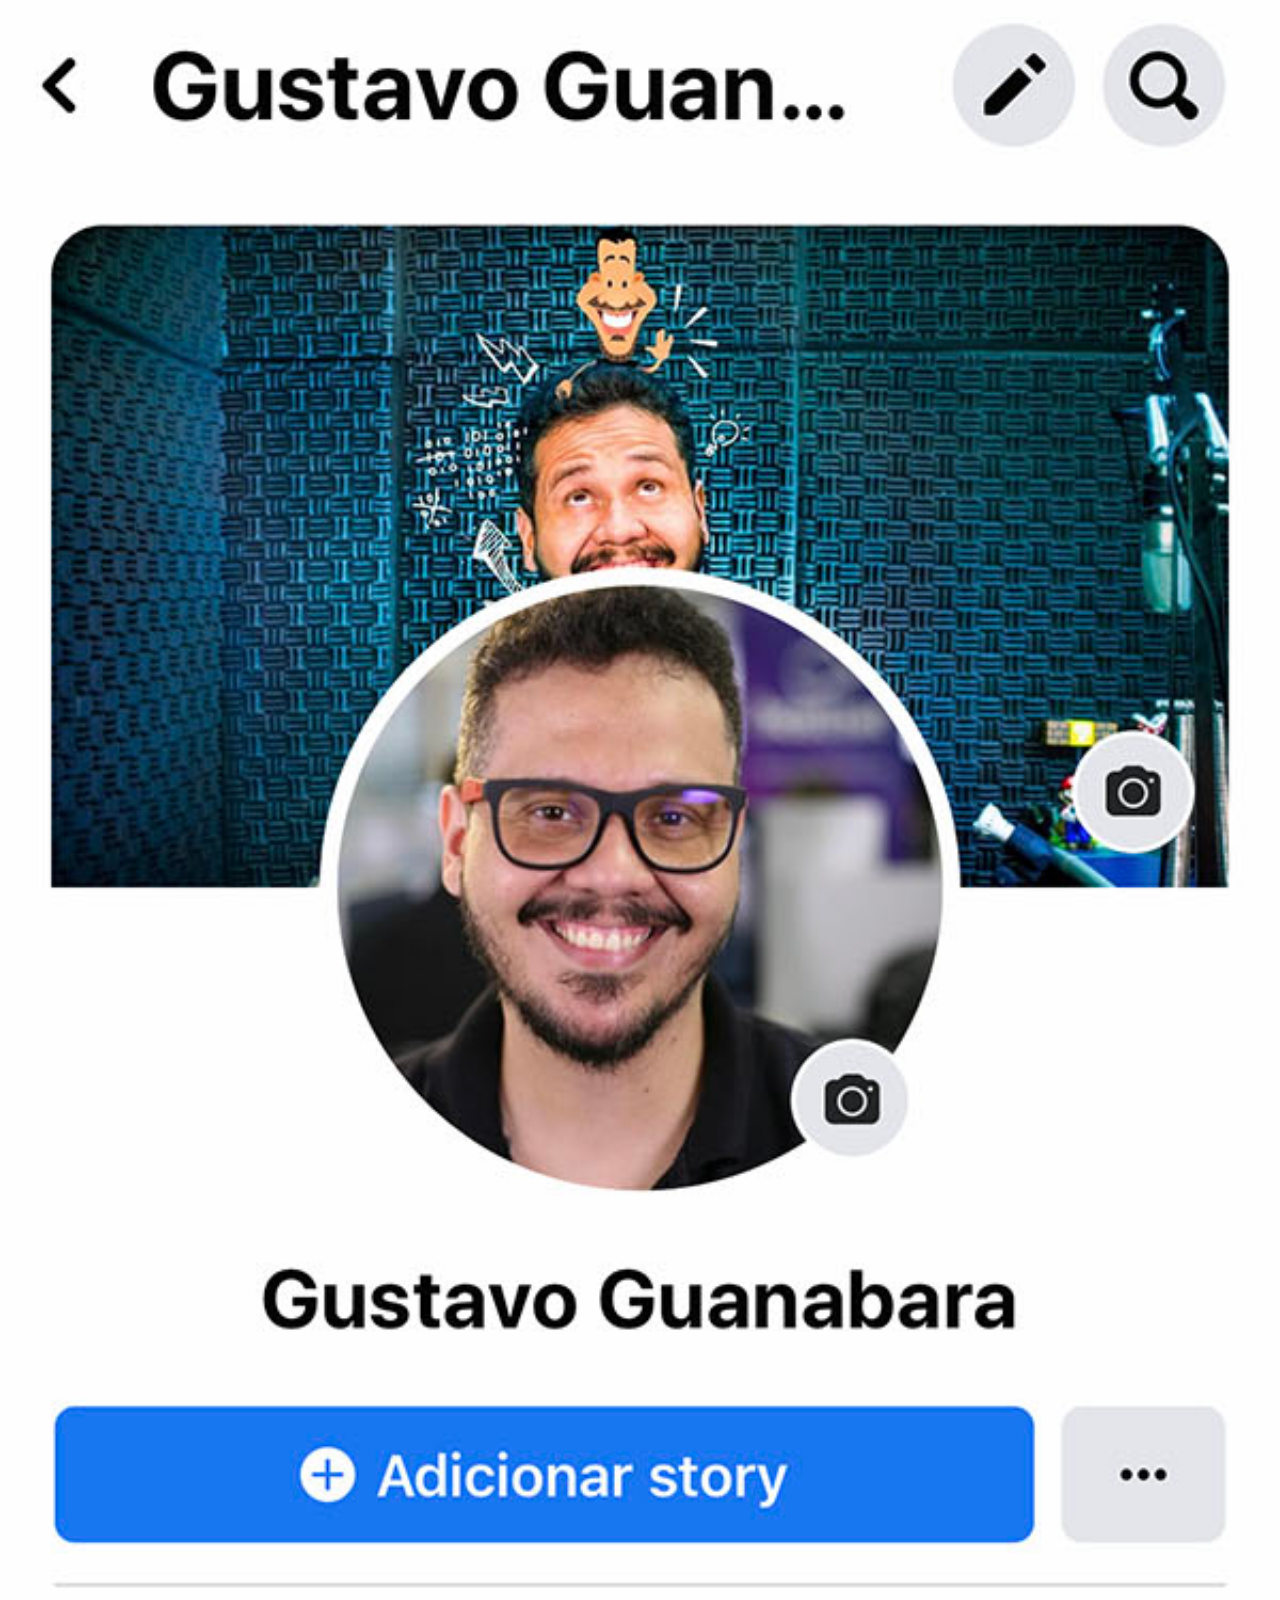
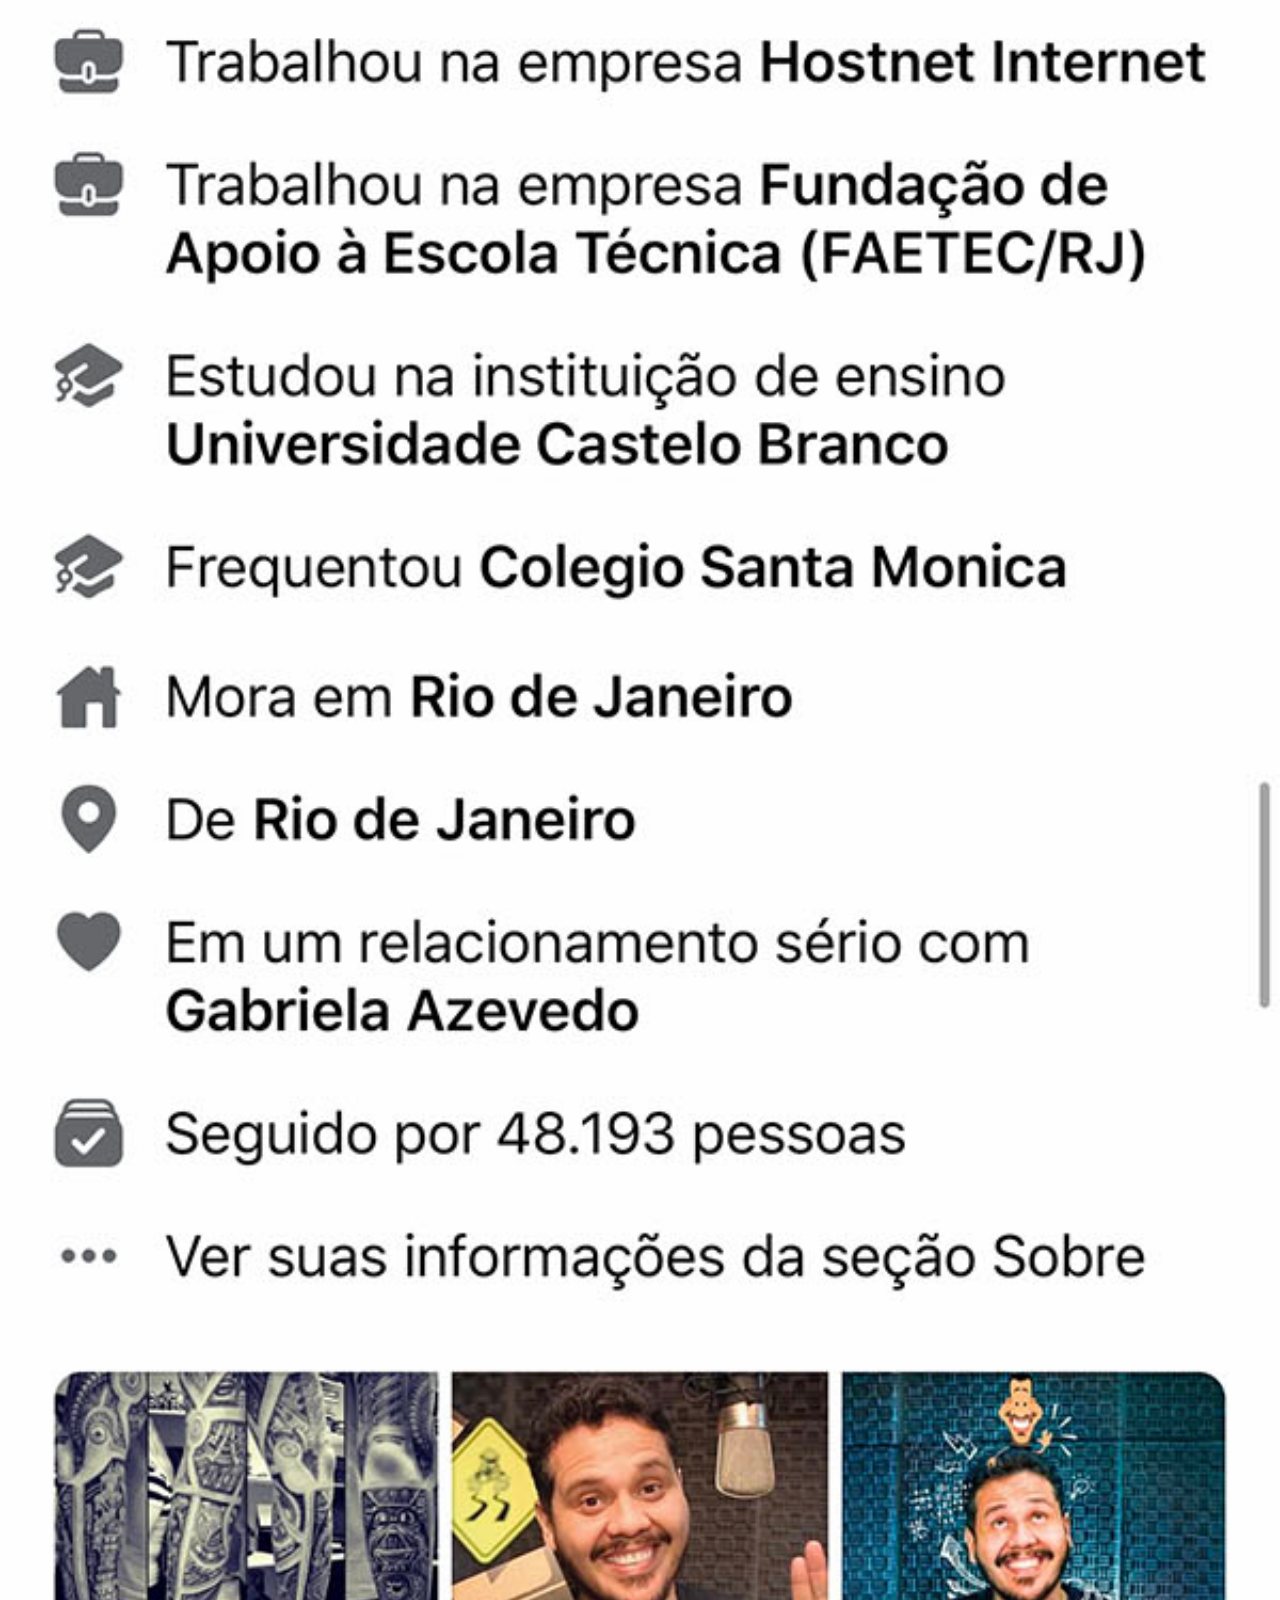
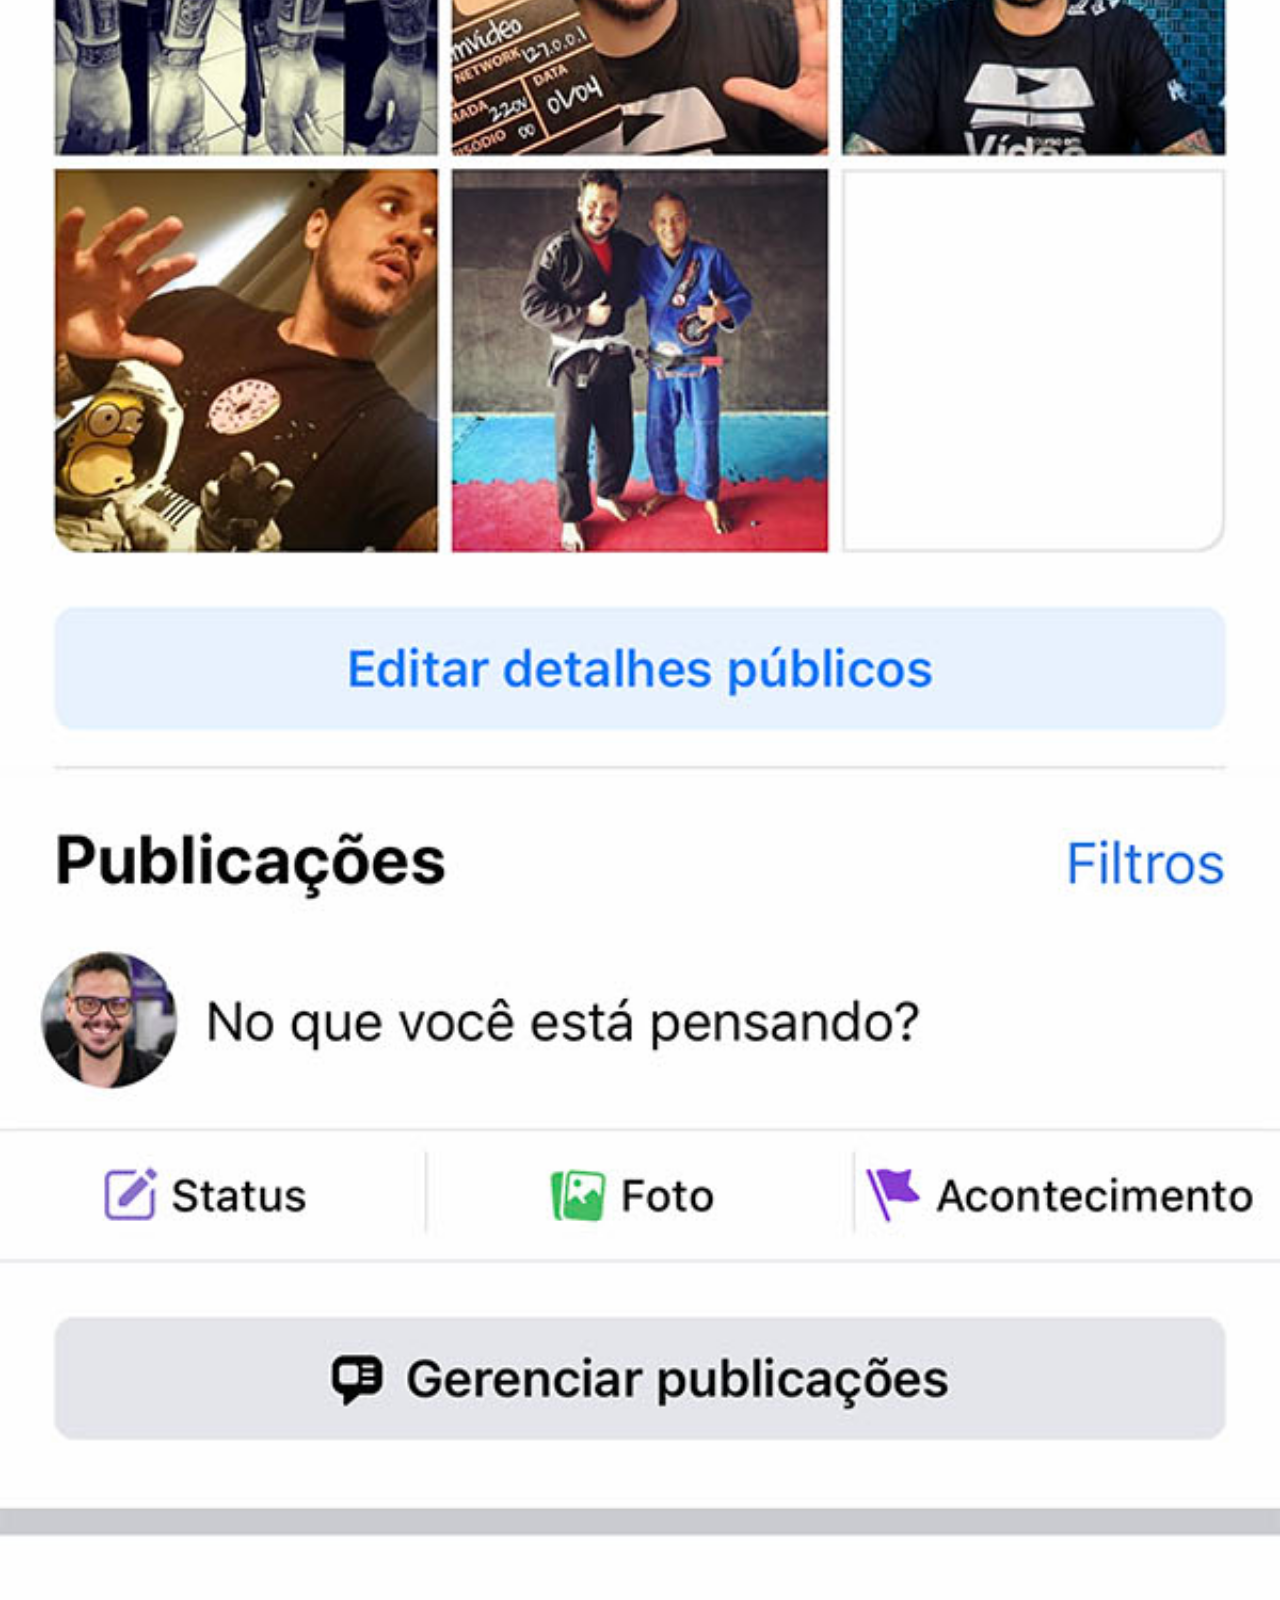
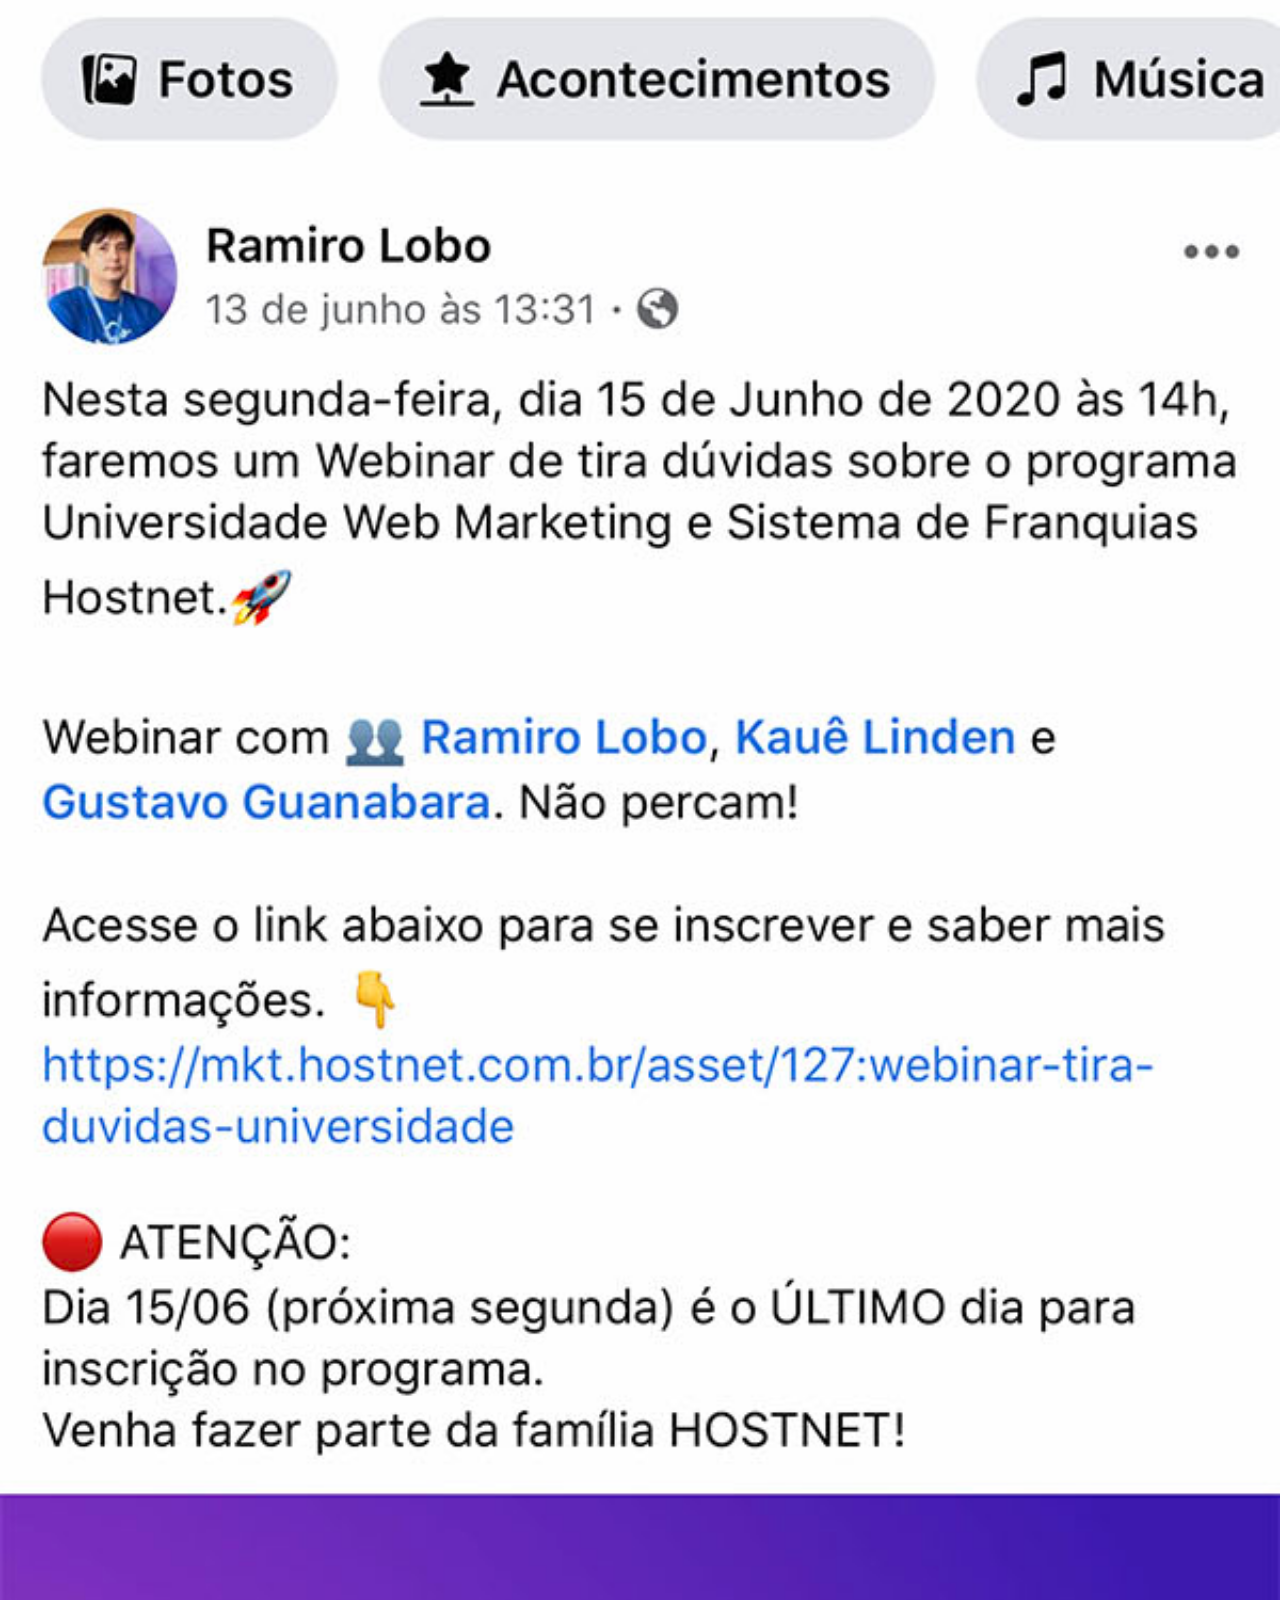
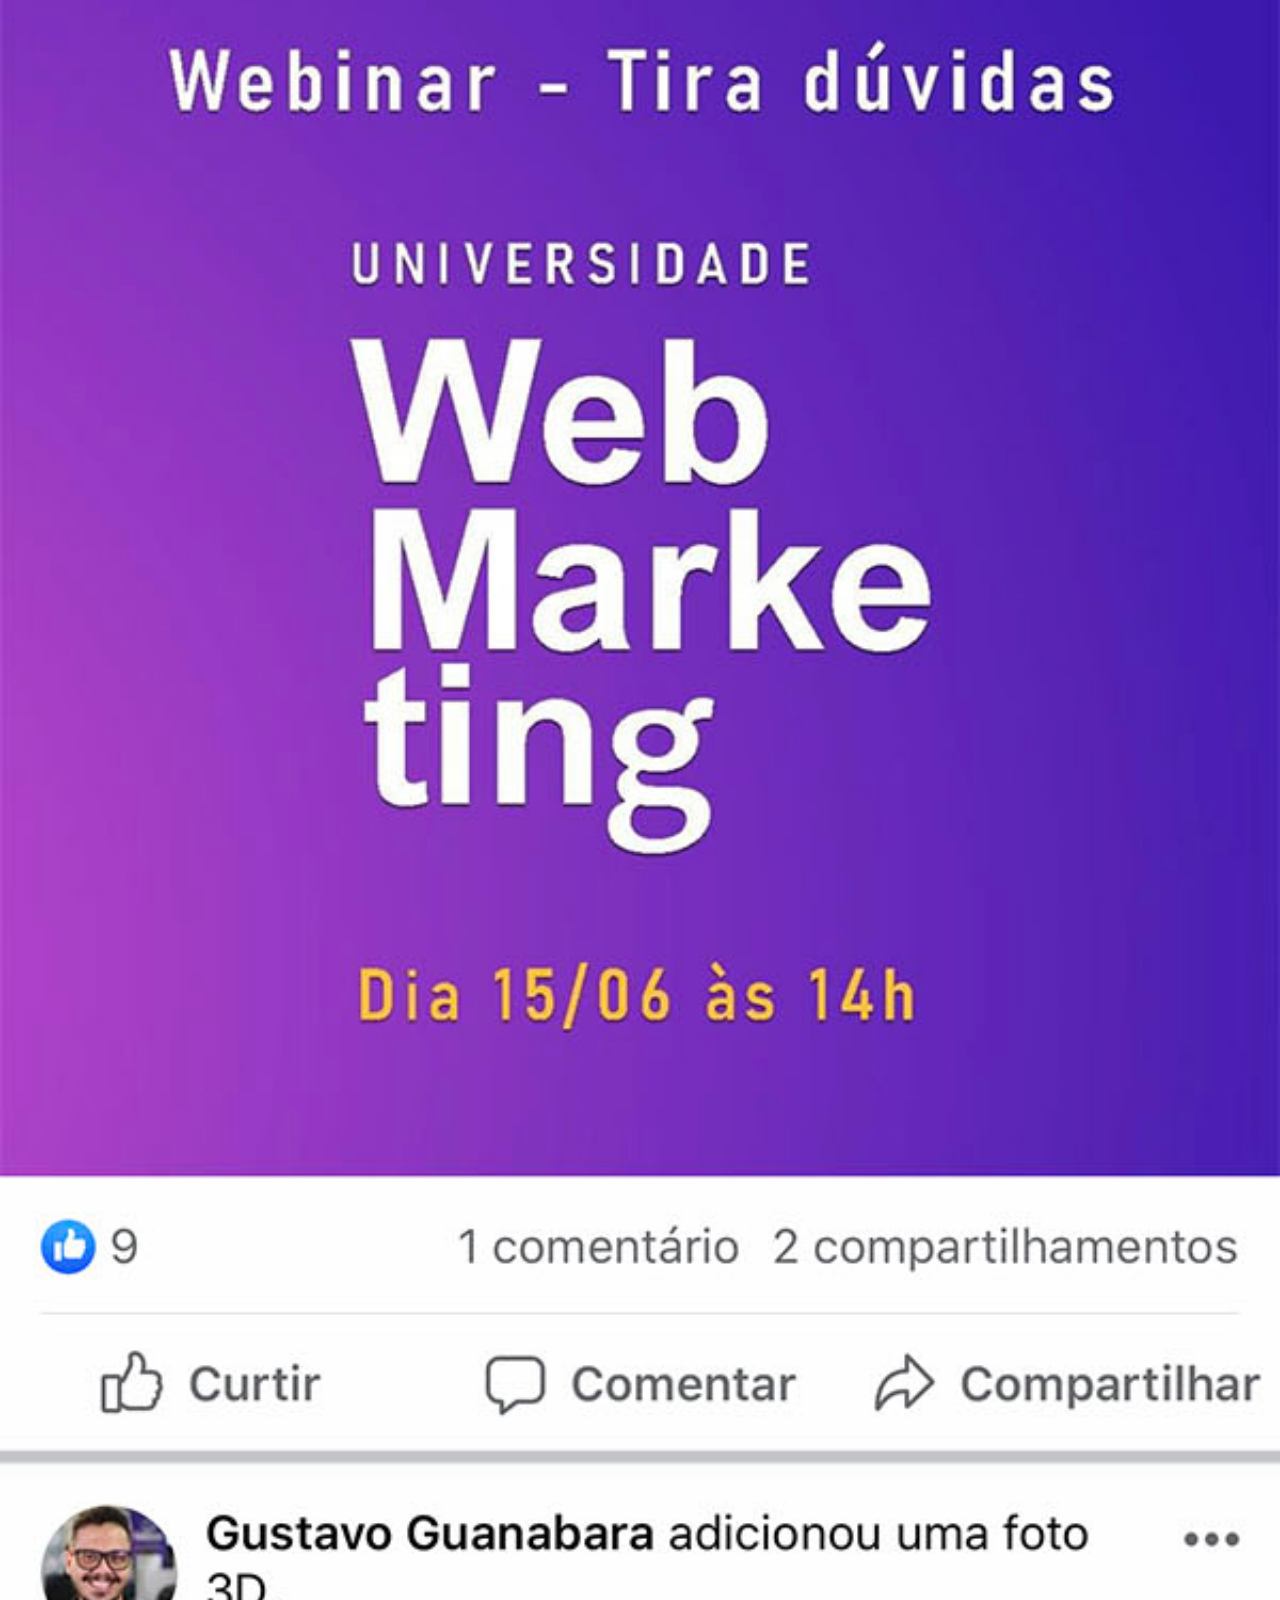
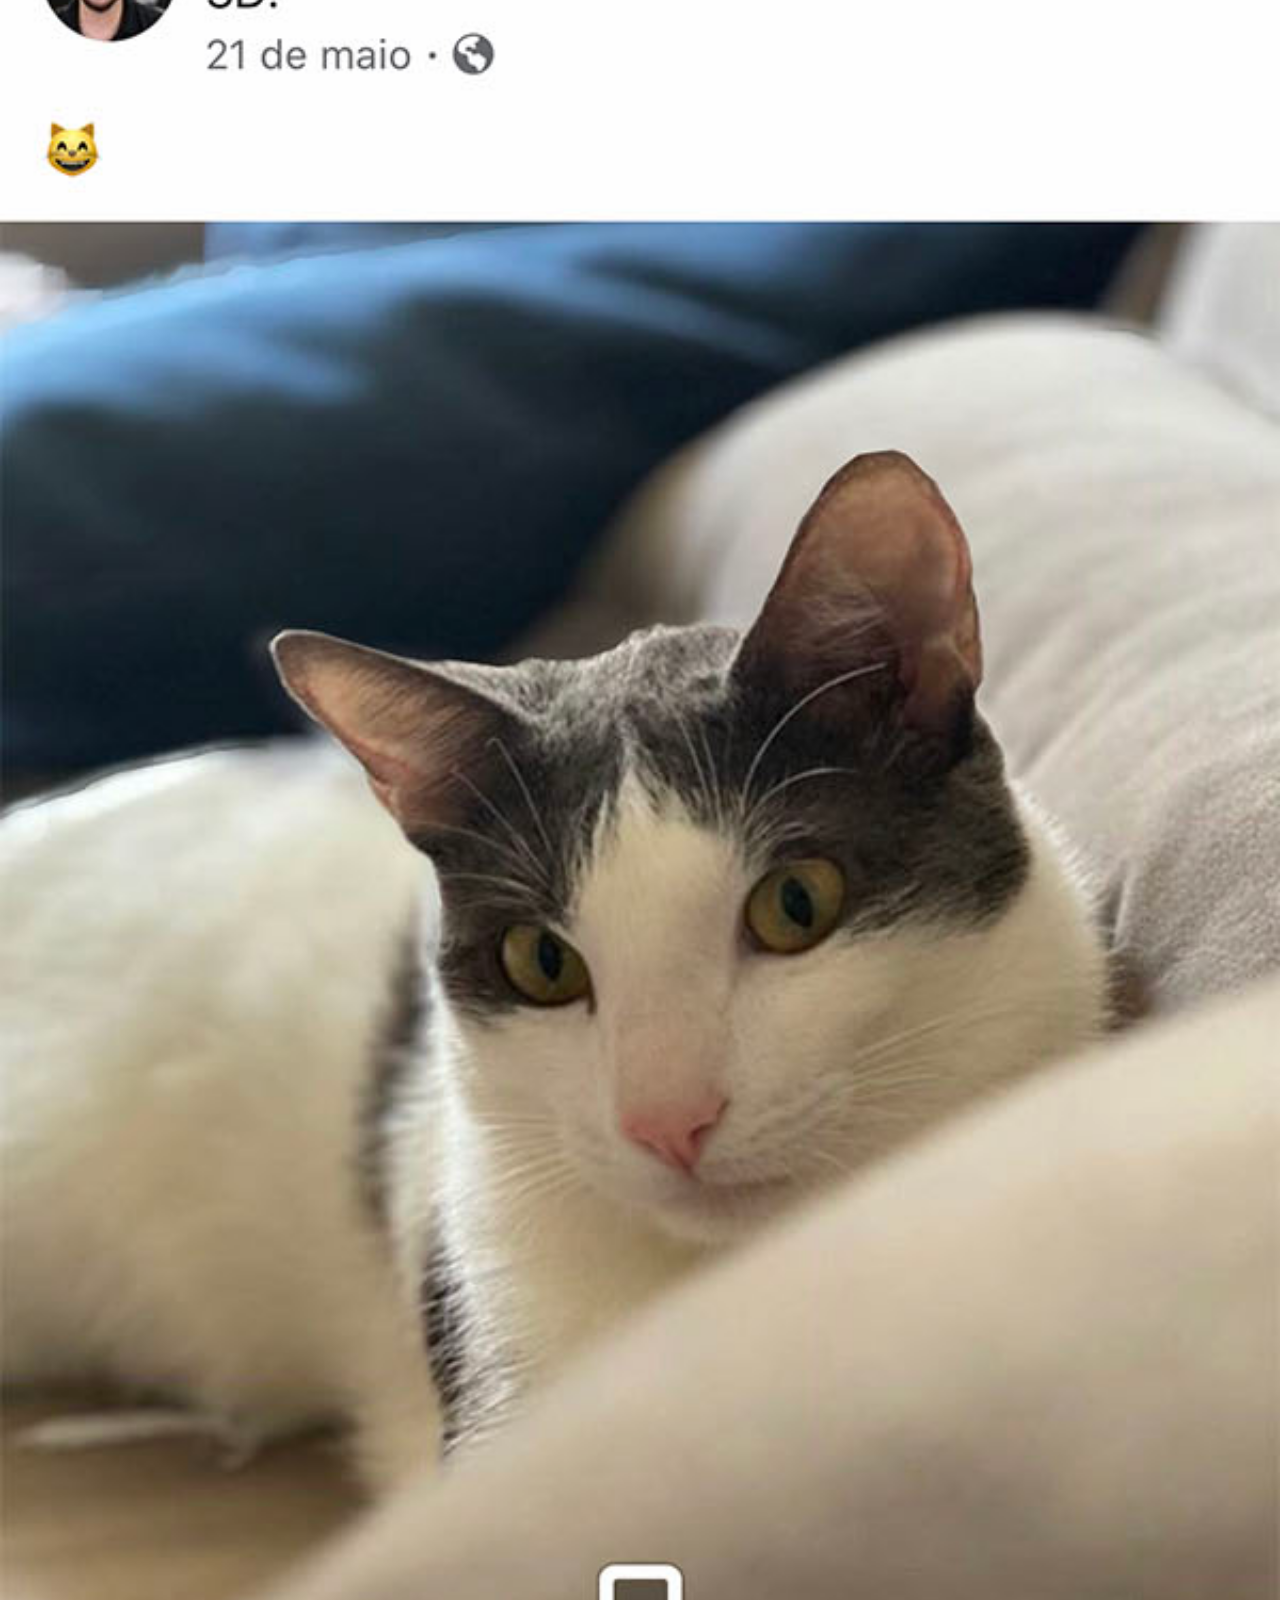
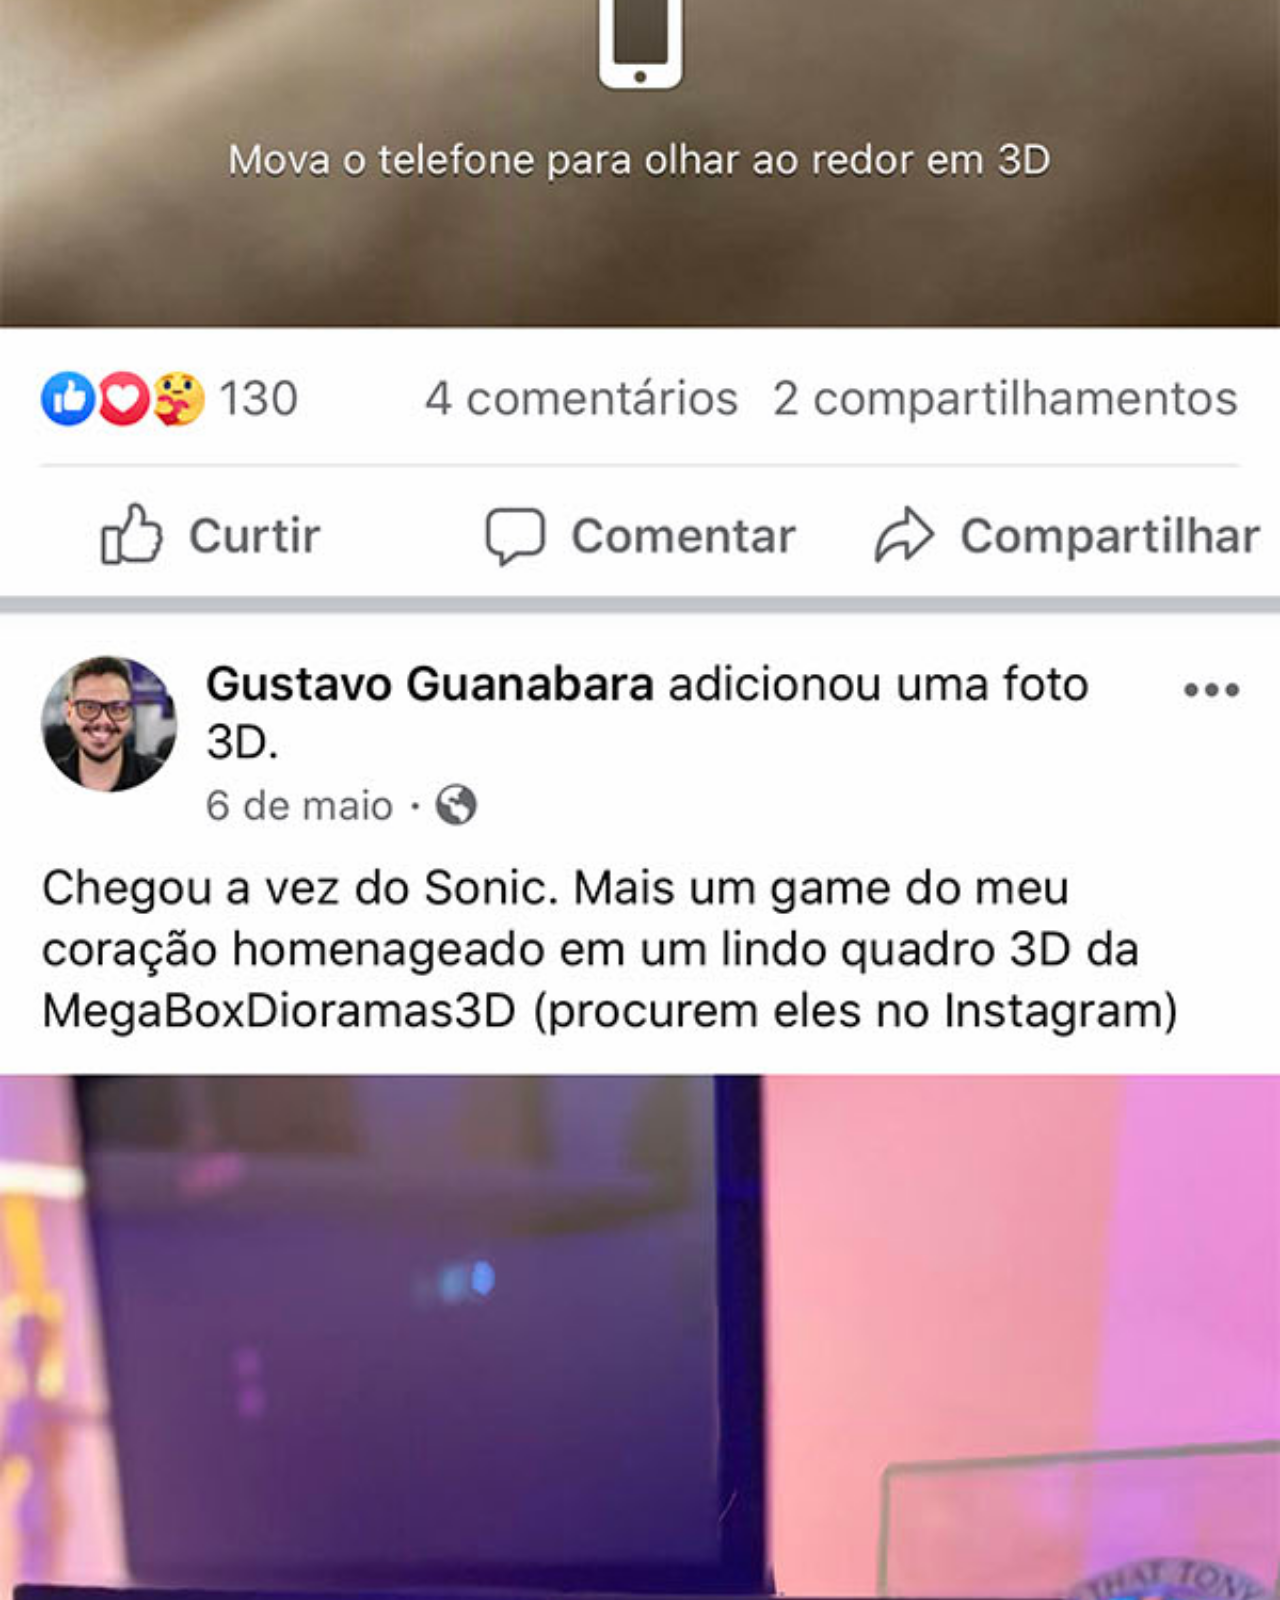
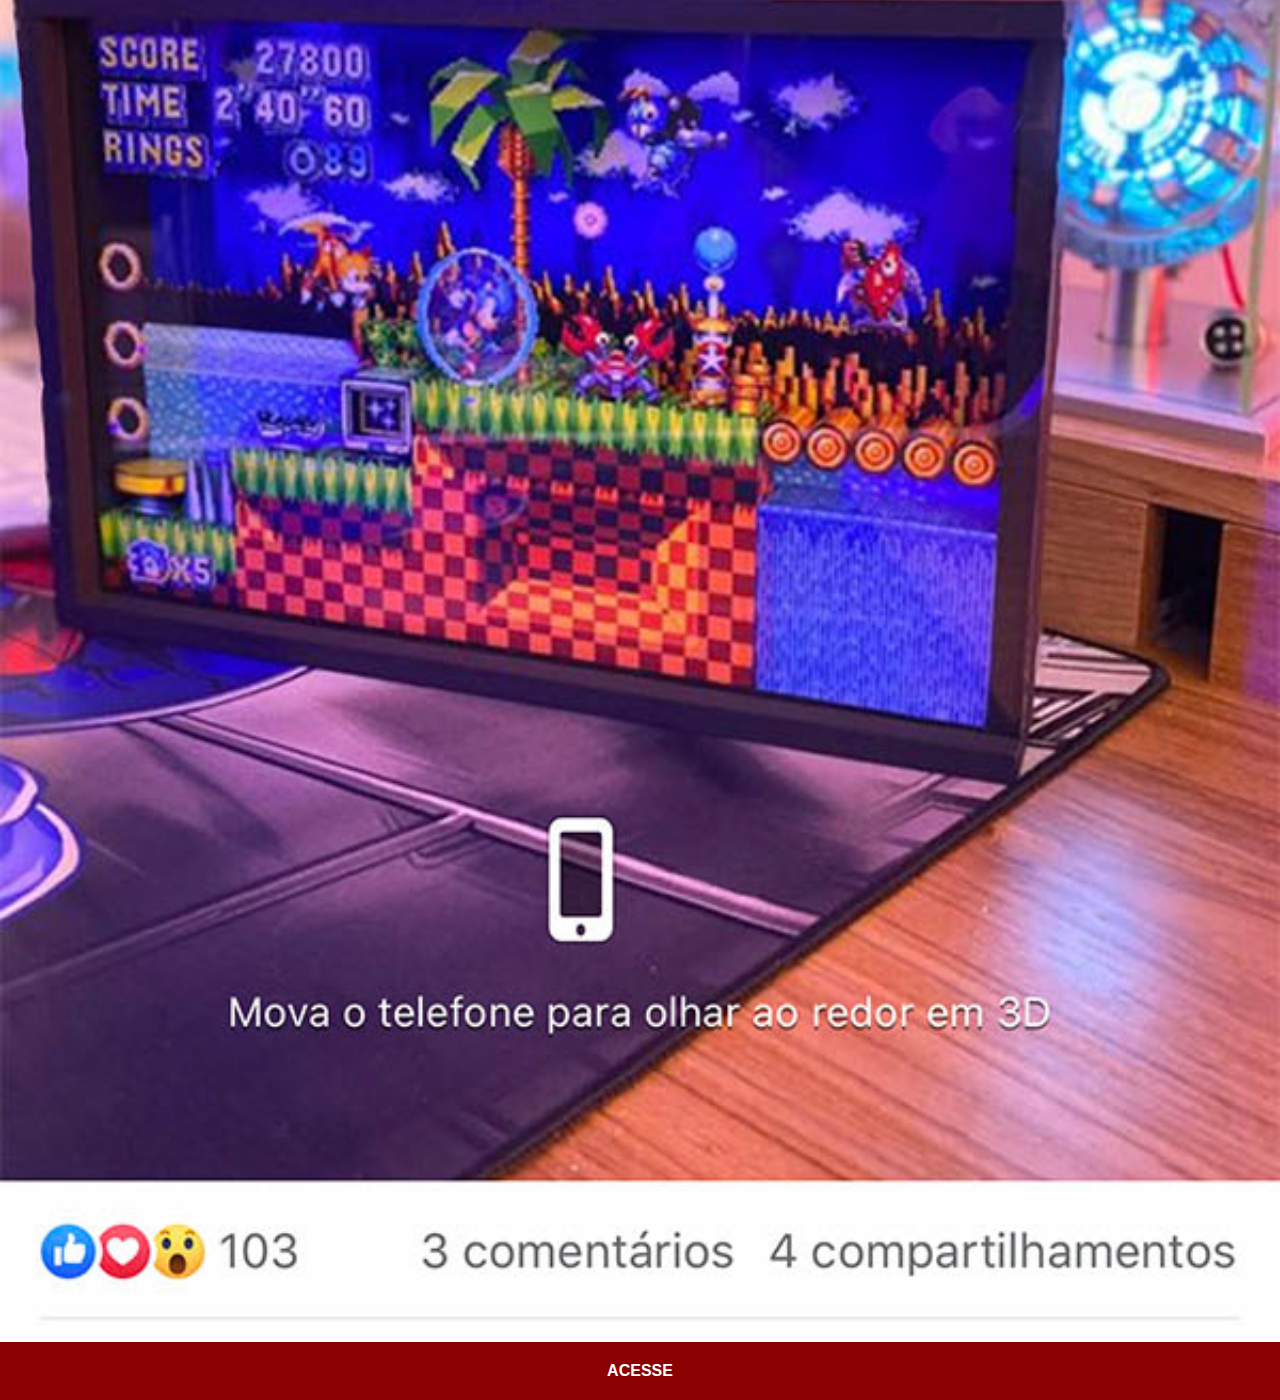
<file: facebook.html>
<!DOCTYPE html>
<html lang="pt-br">
<head>
    <meta charset="UTF-8">
    <meta name="viewport" content="width=device-width, initial-scale=1.0">
    <title>Facebbok</title>
    <link rel="stylesheet" href="estilos/social.css">
</head>
<body>
    <img src="imagens/tela-facebook.jpg" alt="Facebbok">
    <a href="https://www.facebook.com/gustavoguanabara/" target="_blank">ACESSE</a>
</body>
</html>
</file>
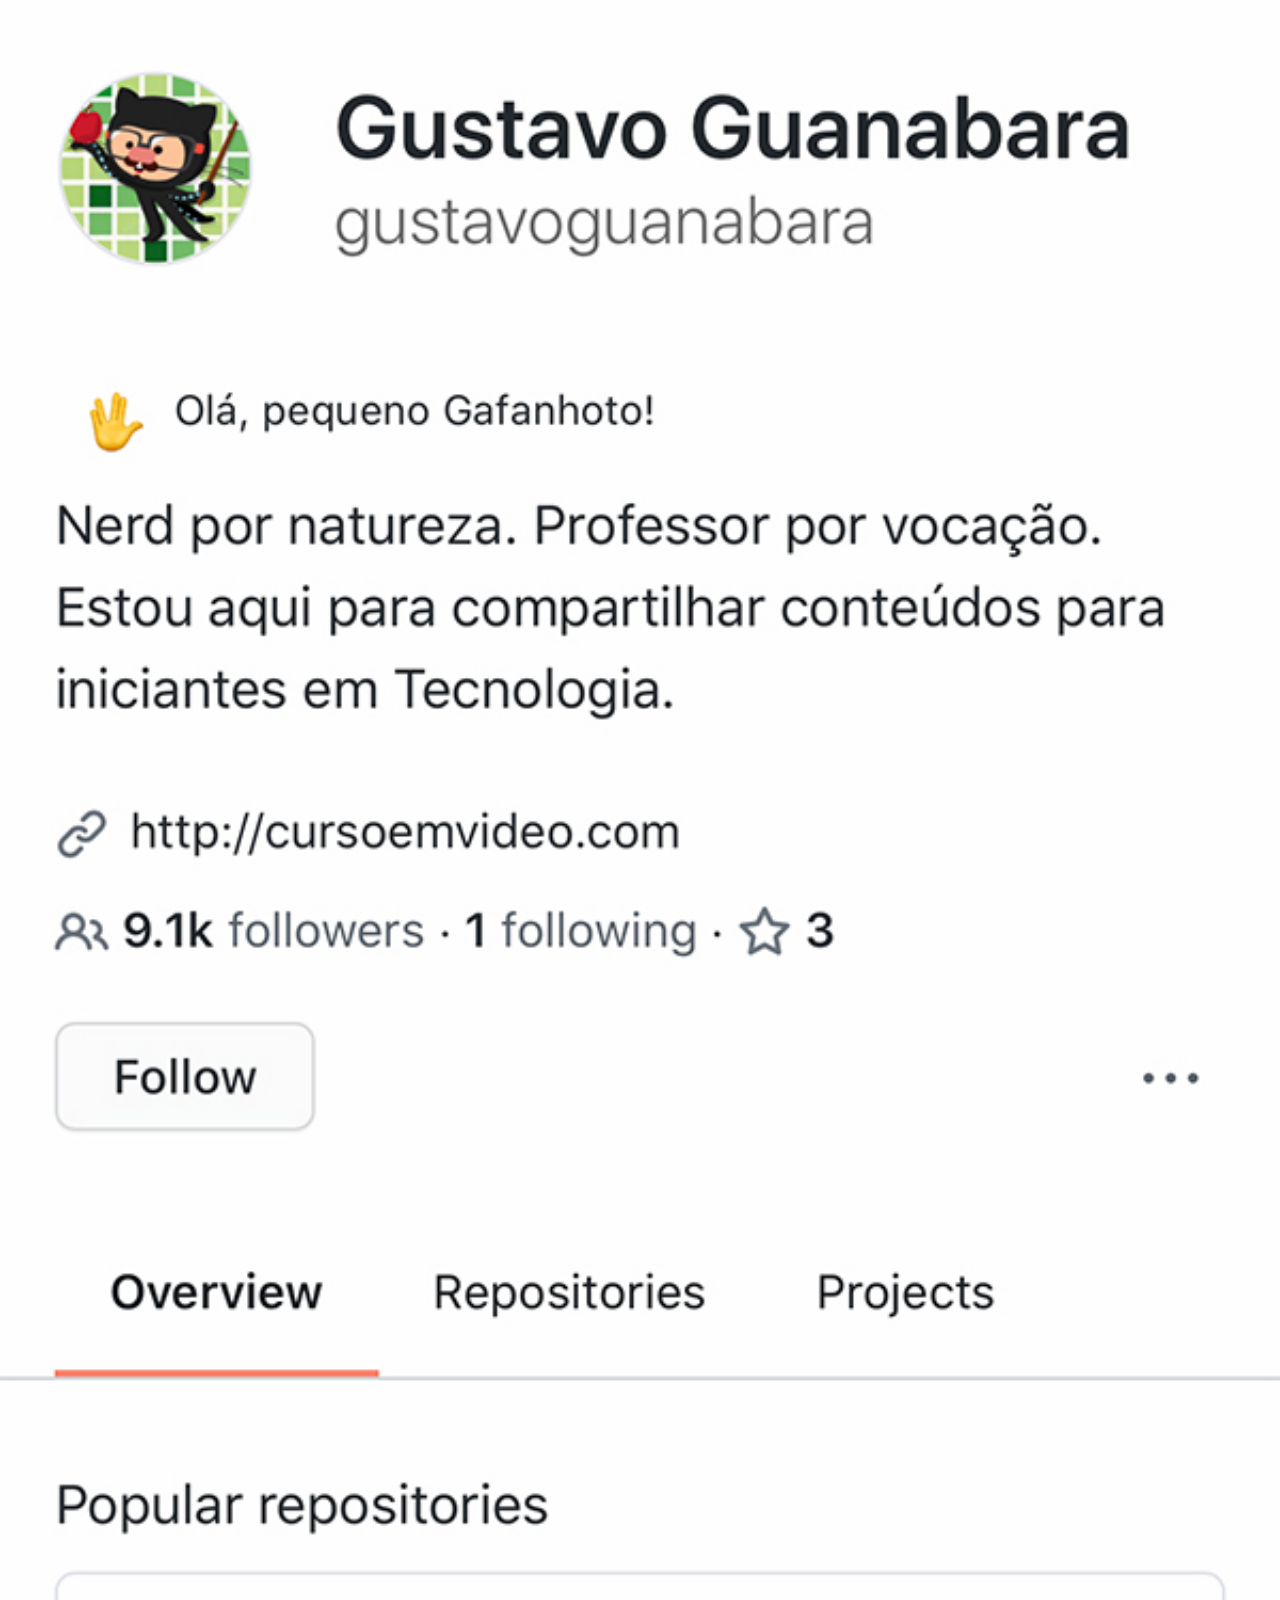
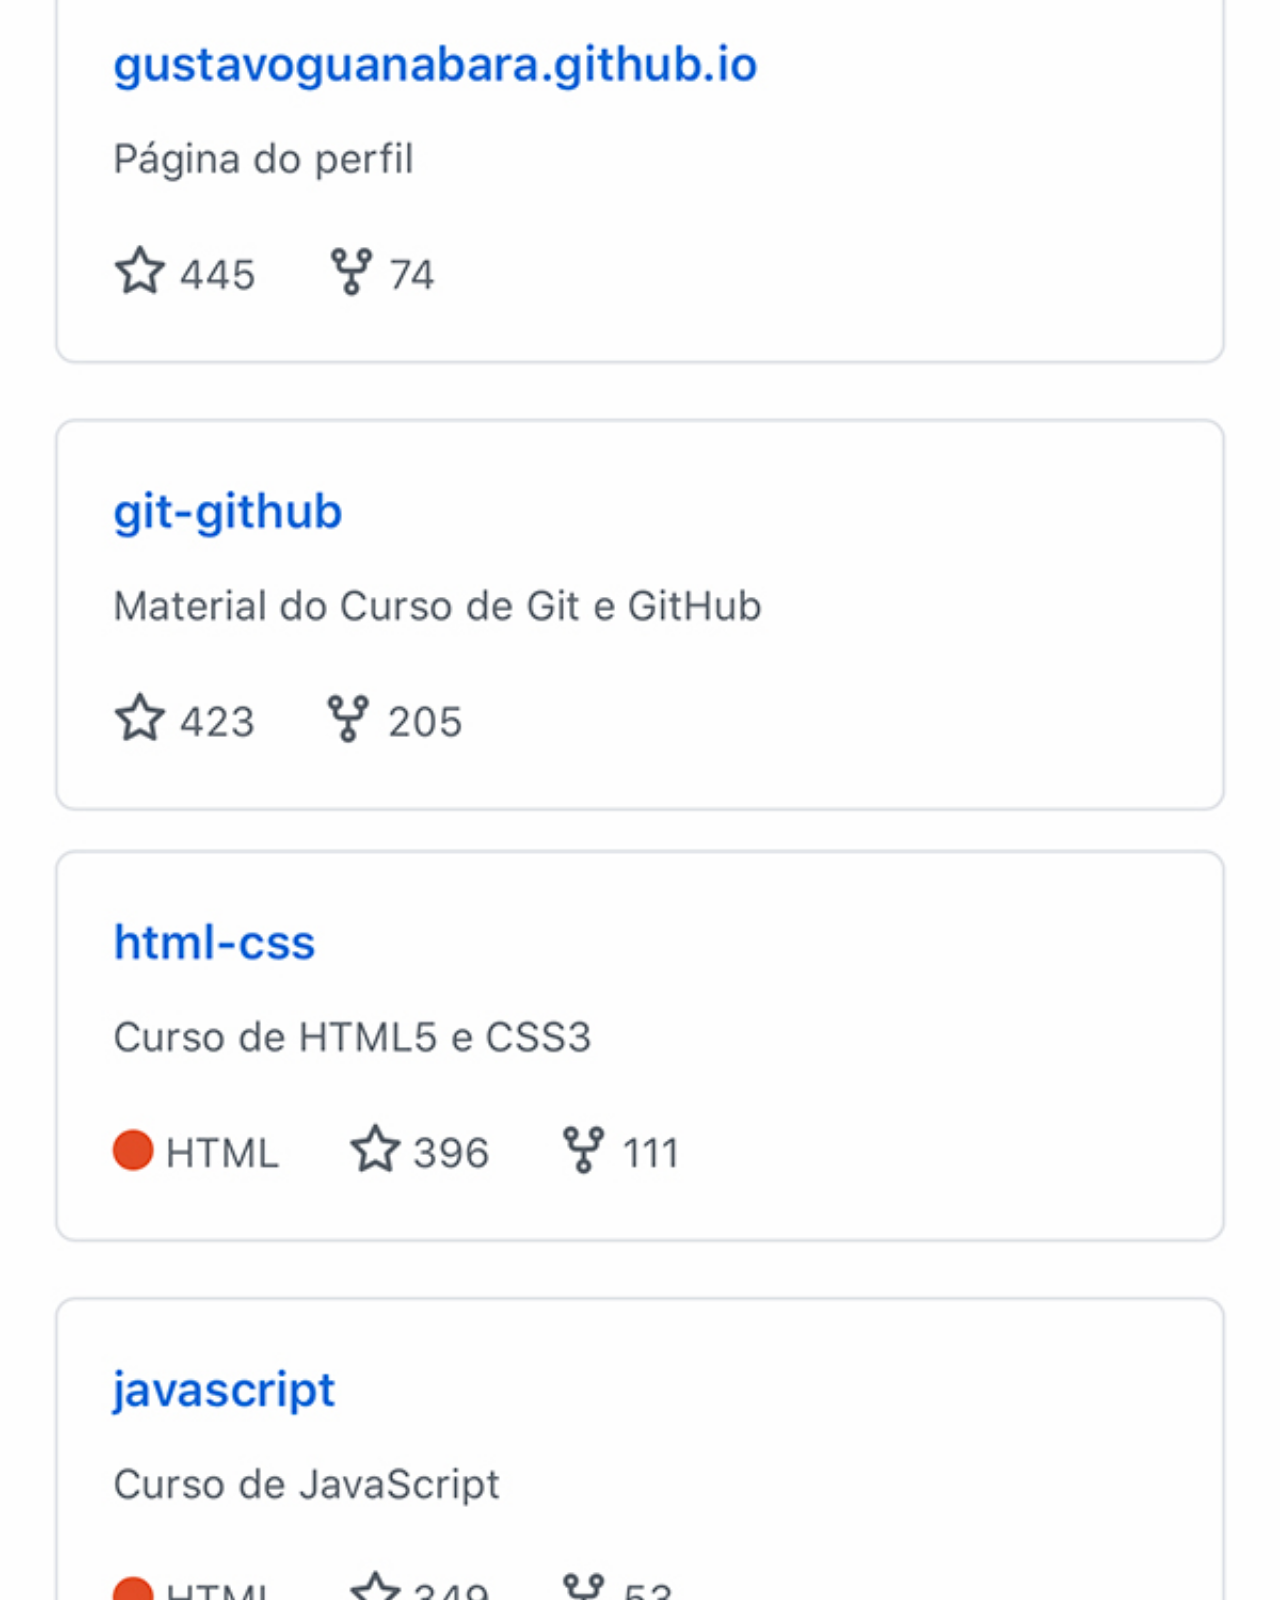
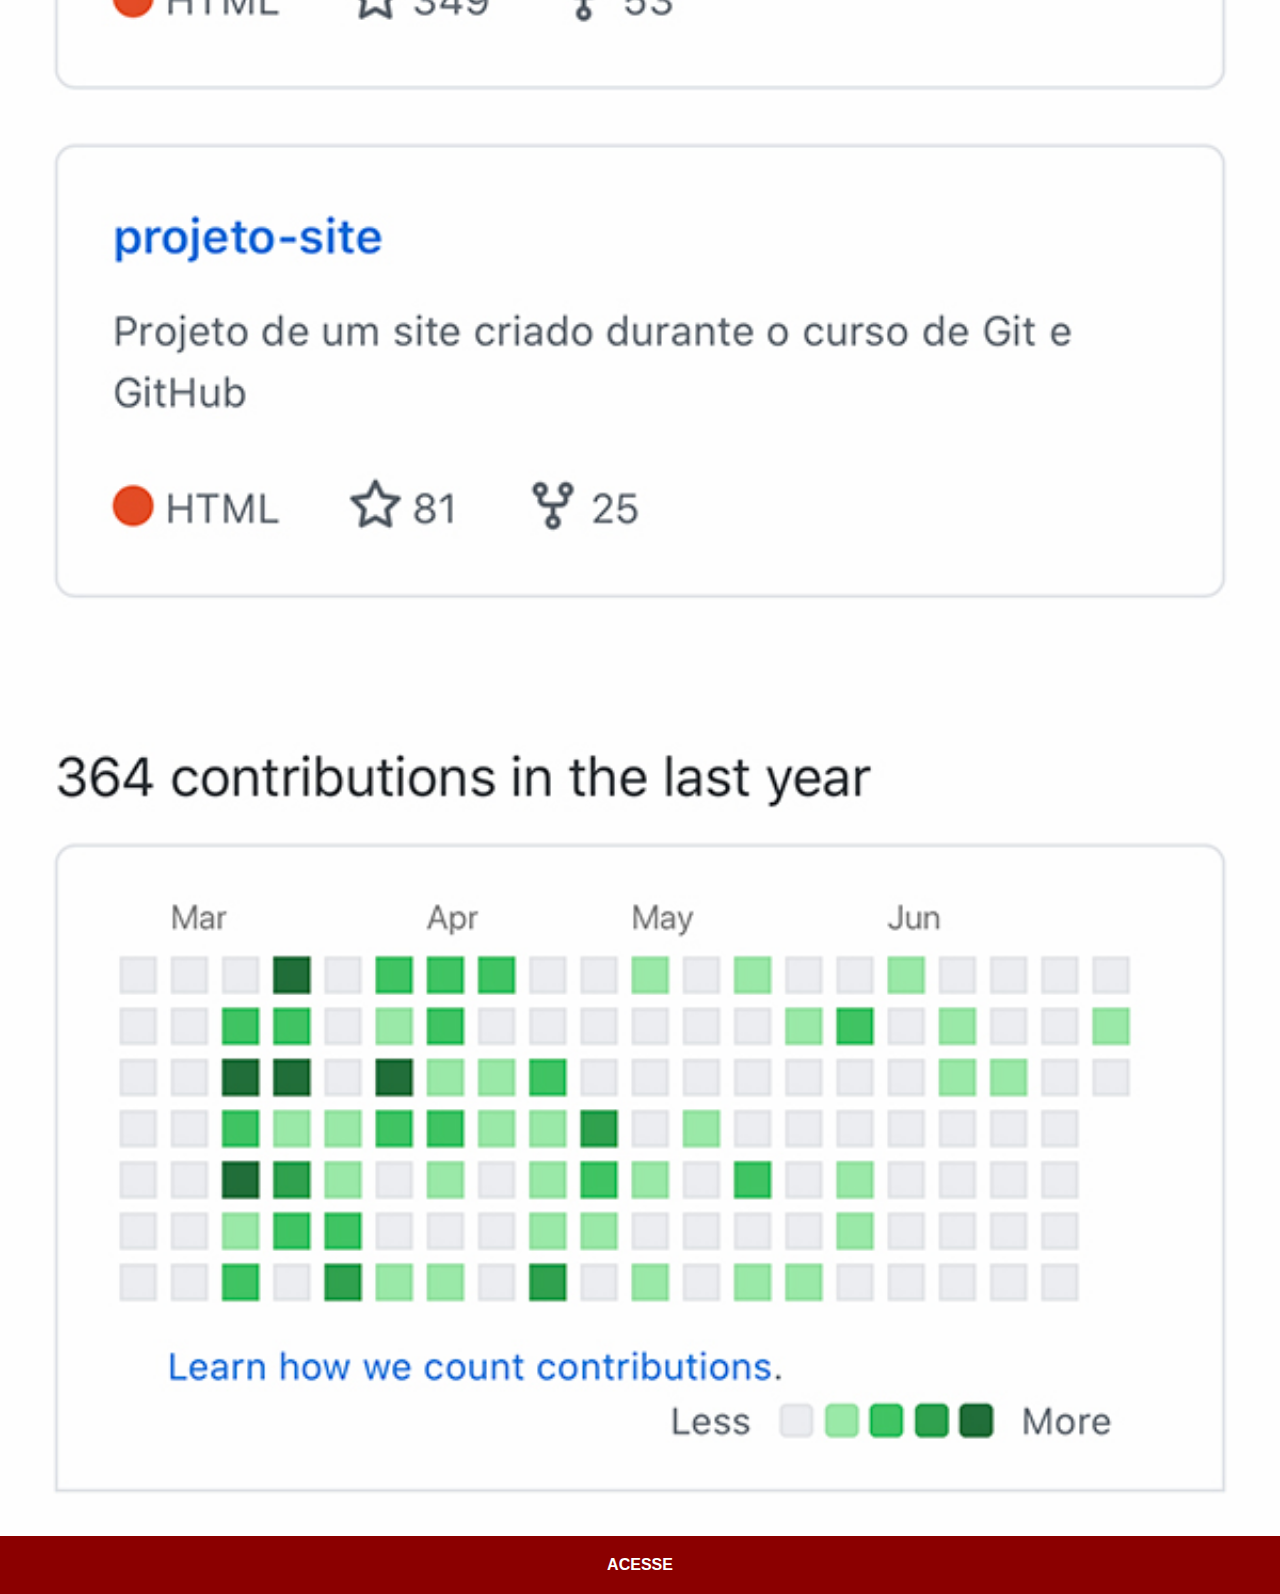
<file: github.html>
<!DOCTYPE html>
<html lang="pt-br">
<head>
    <meta charset="UTF-8">
    <meta name="viewport" content="width=device-width, initial-scale=1.0">
    <title>GitHub</title>
    <link rel="stylesheet" href="estilos/social.css">
</head>
<body>
    <img src="imagens/tela-github.jpg" alt="GitHub">
    <a href="https://github.com/gustavoguanabara" target="_blank">ACESSE</a>
</body>
</html>
</file>
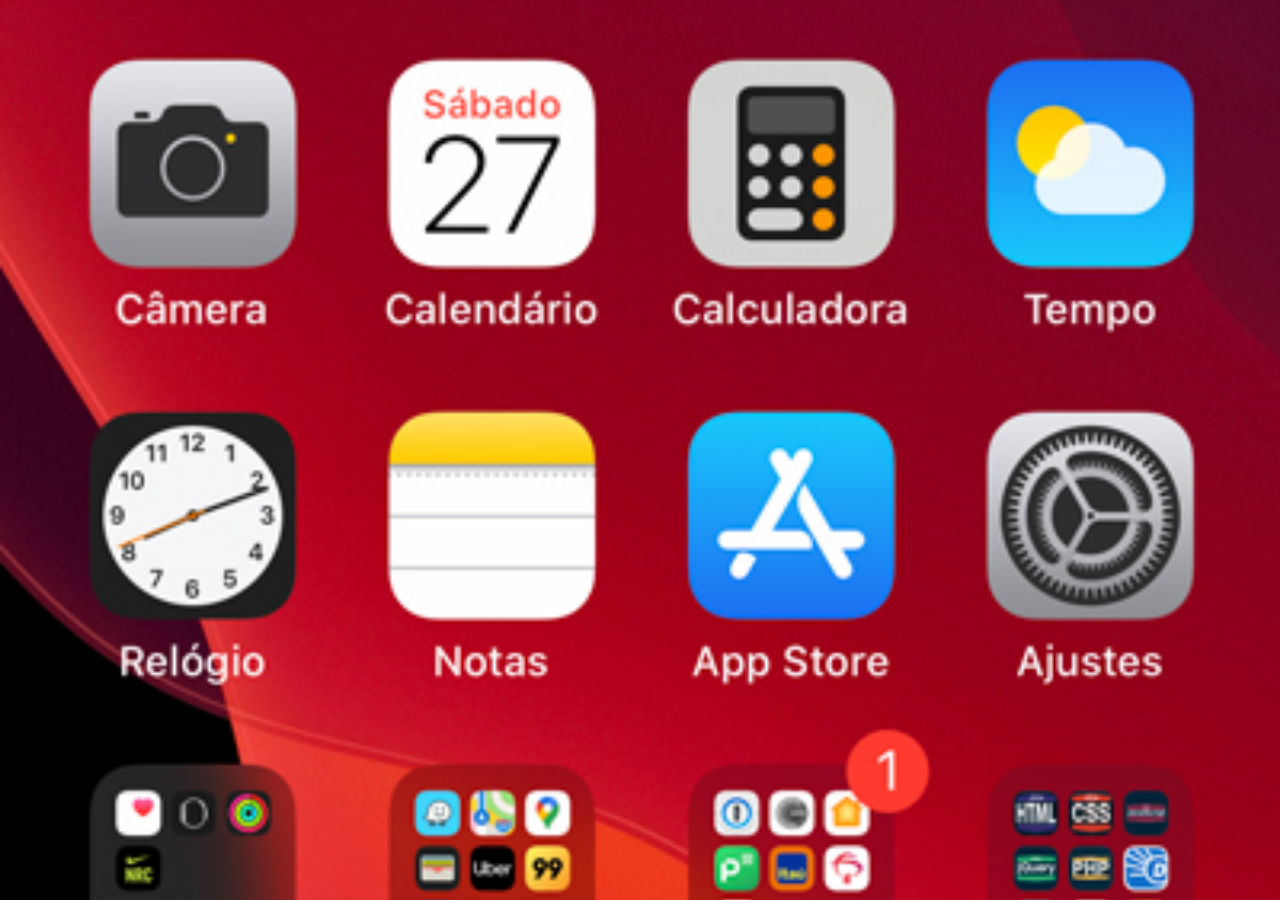
<file: home.html>
<!DOCTYPE html>
<html lang="pt-br">
<head>
    <meta charset="UTF-8">
    <meta name="viewport" content="width=device-width, initial-scale=1.0">
    <title>Home</title>
    <style>
        *{
            margin: 0px;
            padding: 0px;
        }
        body{
            width: 100vw;
            height: 100vh;
            background: black url('imagens/tela-home.jpg') no-repeat top center;
            background-size: cover;
        }
    </style>
</head>
<body>
    
</body>
</html>
</file>
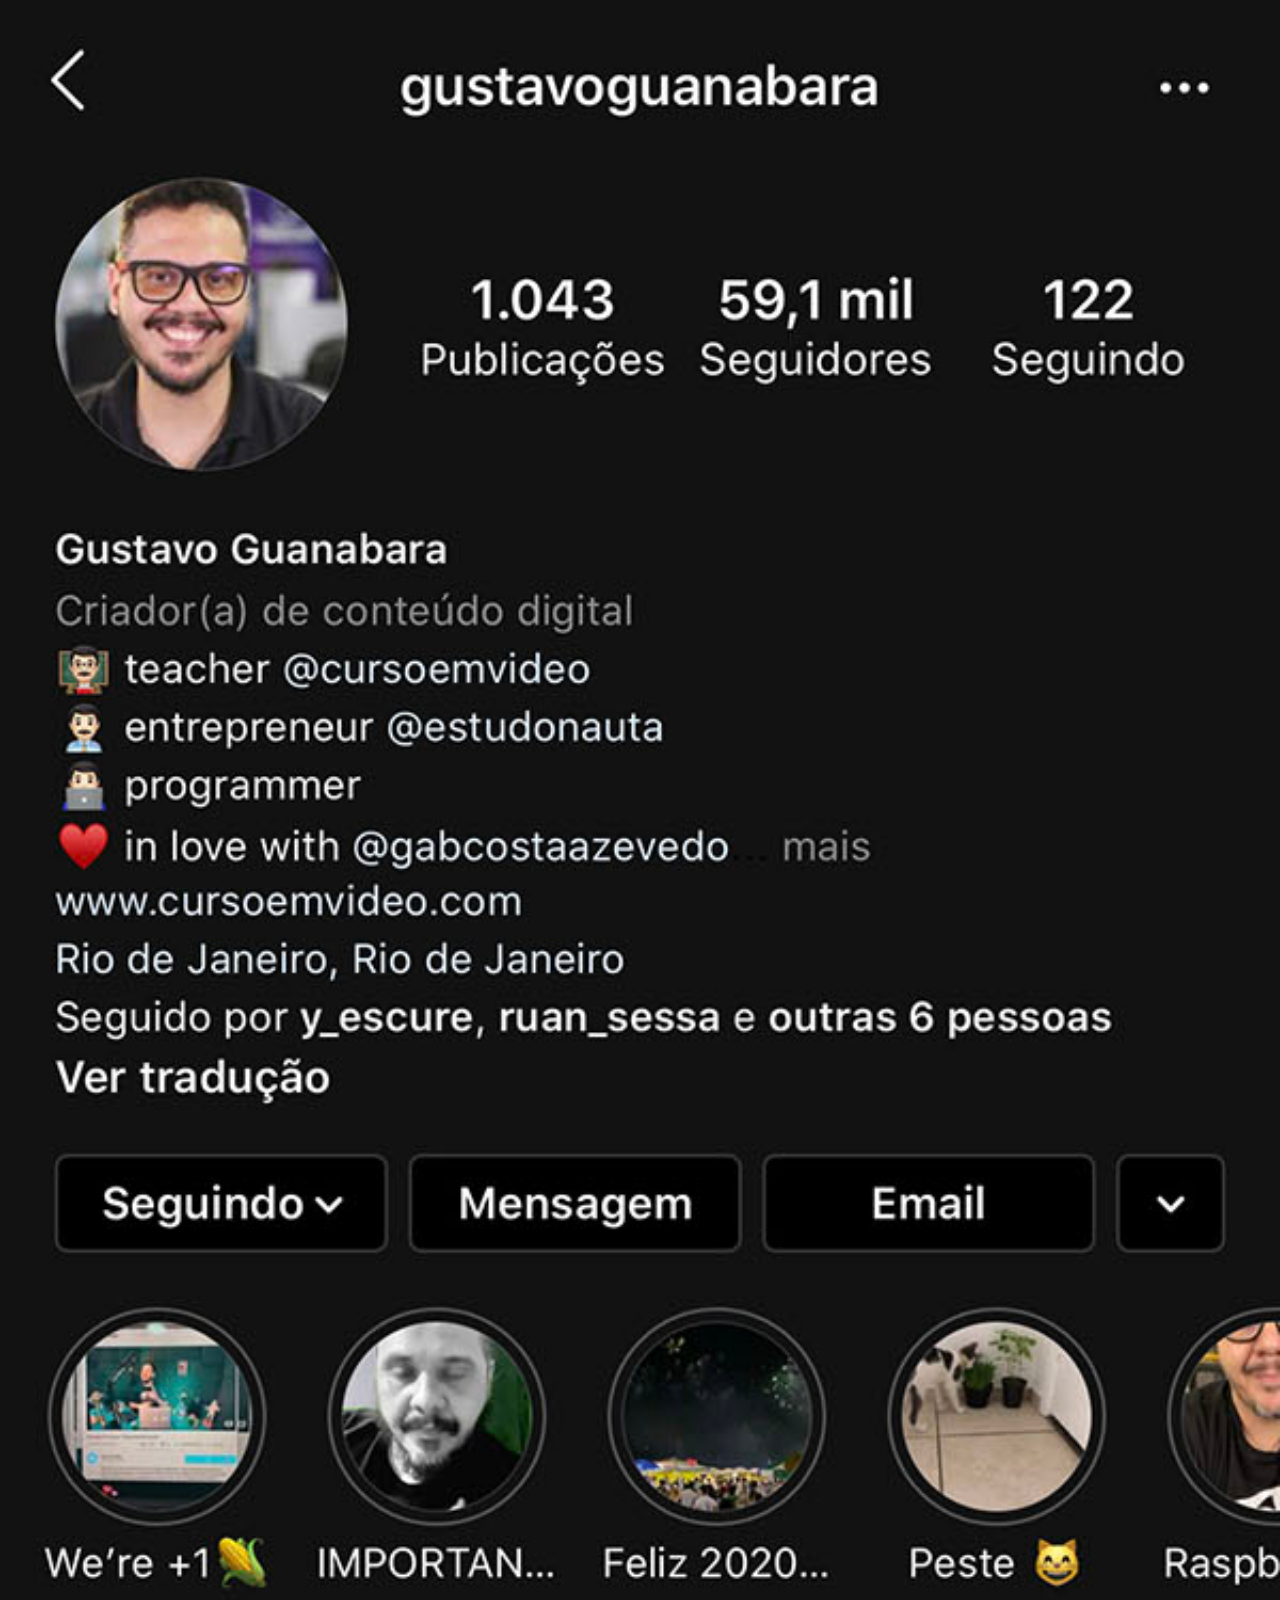
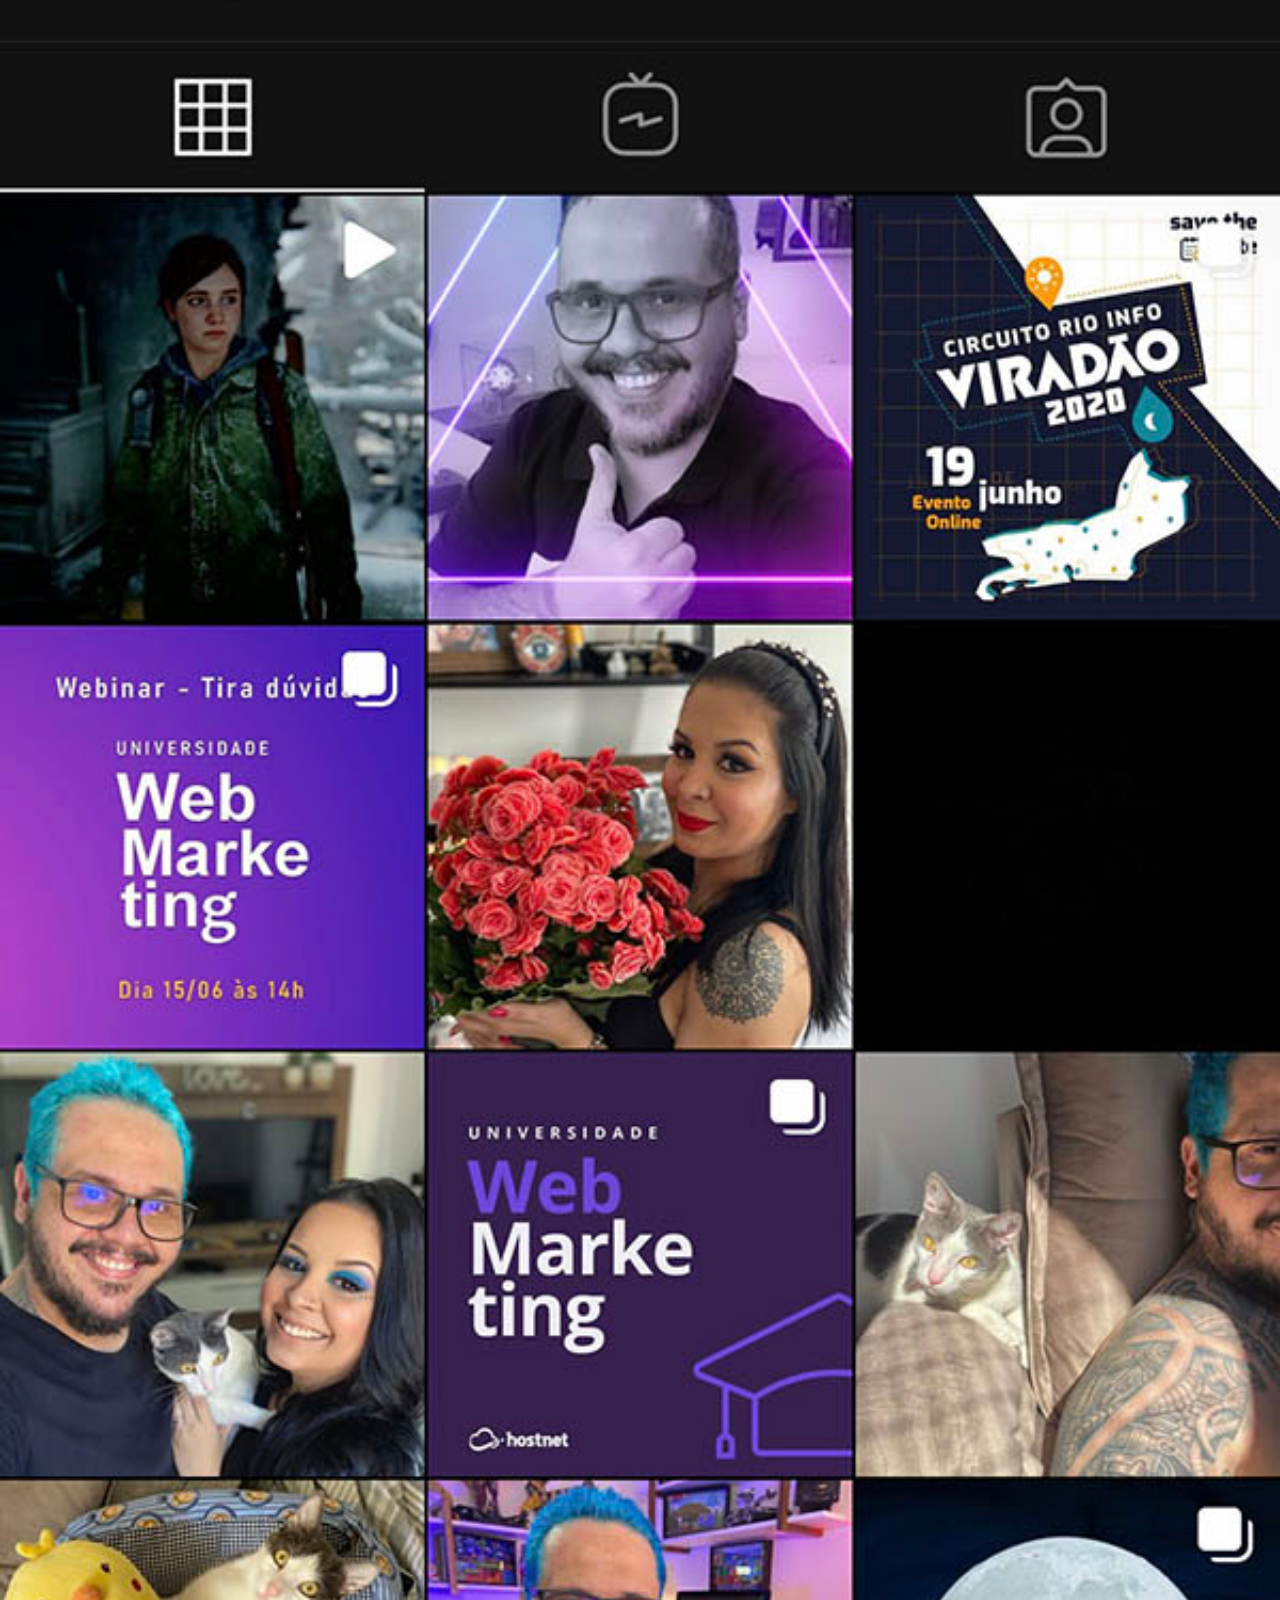
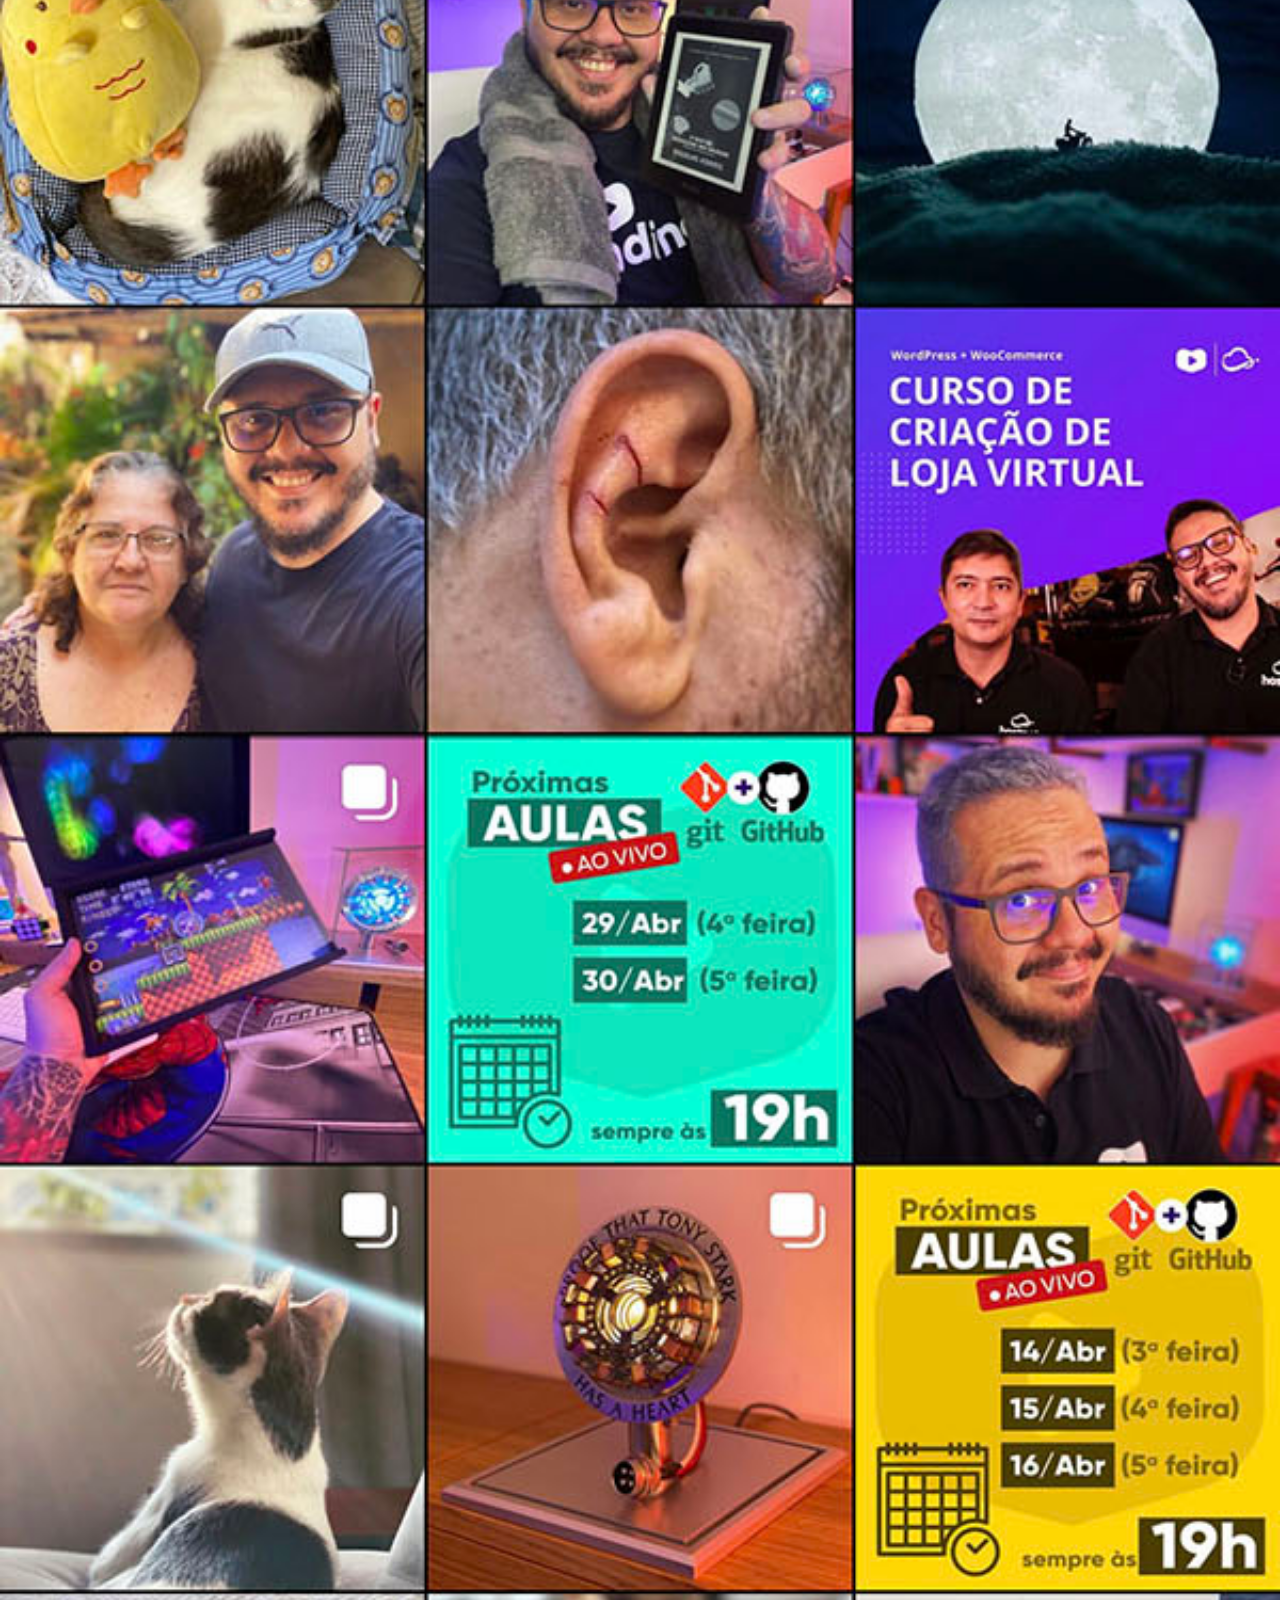
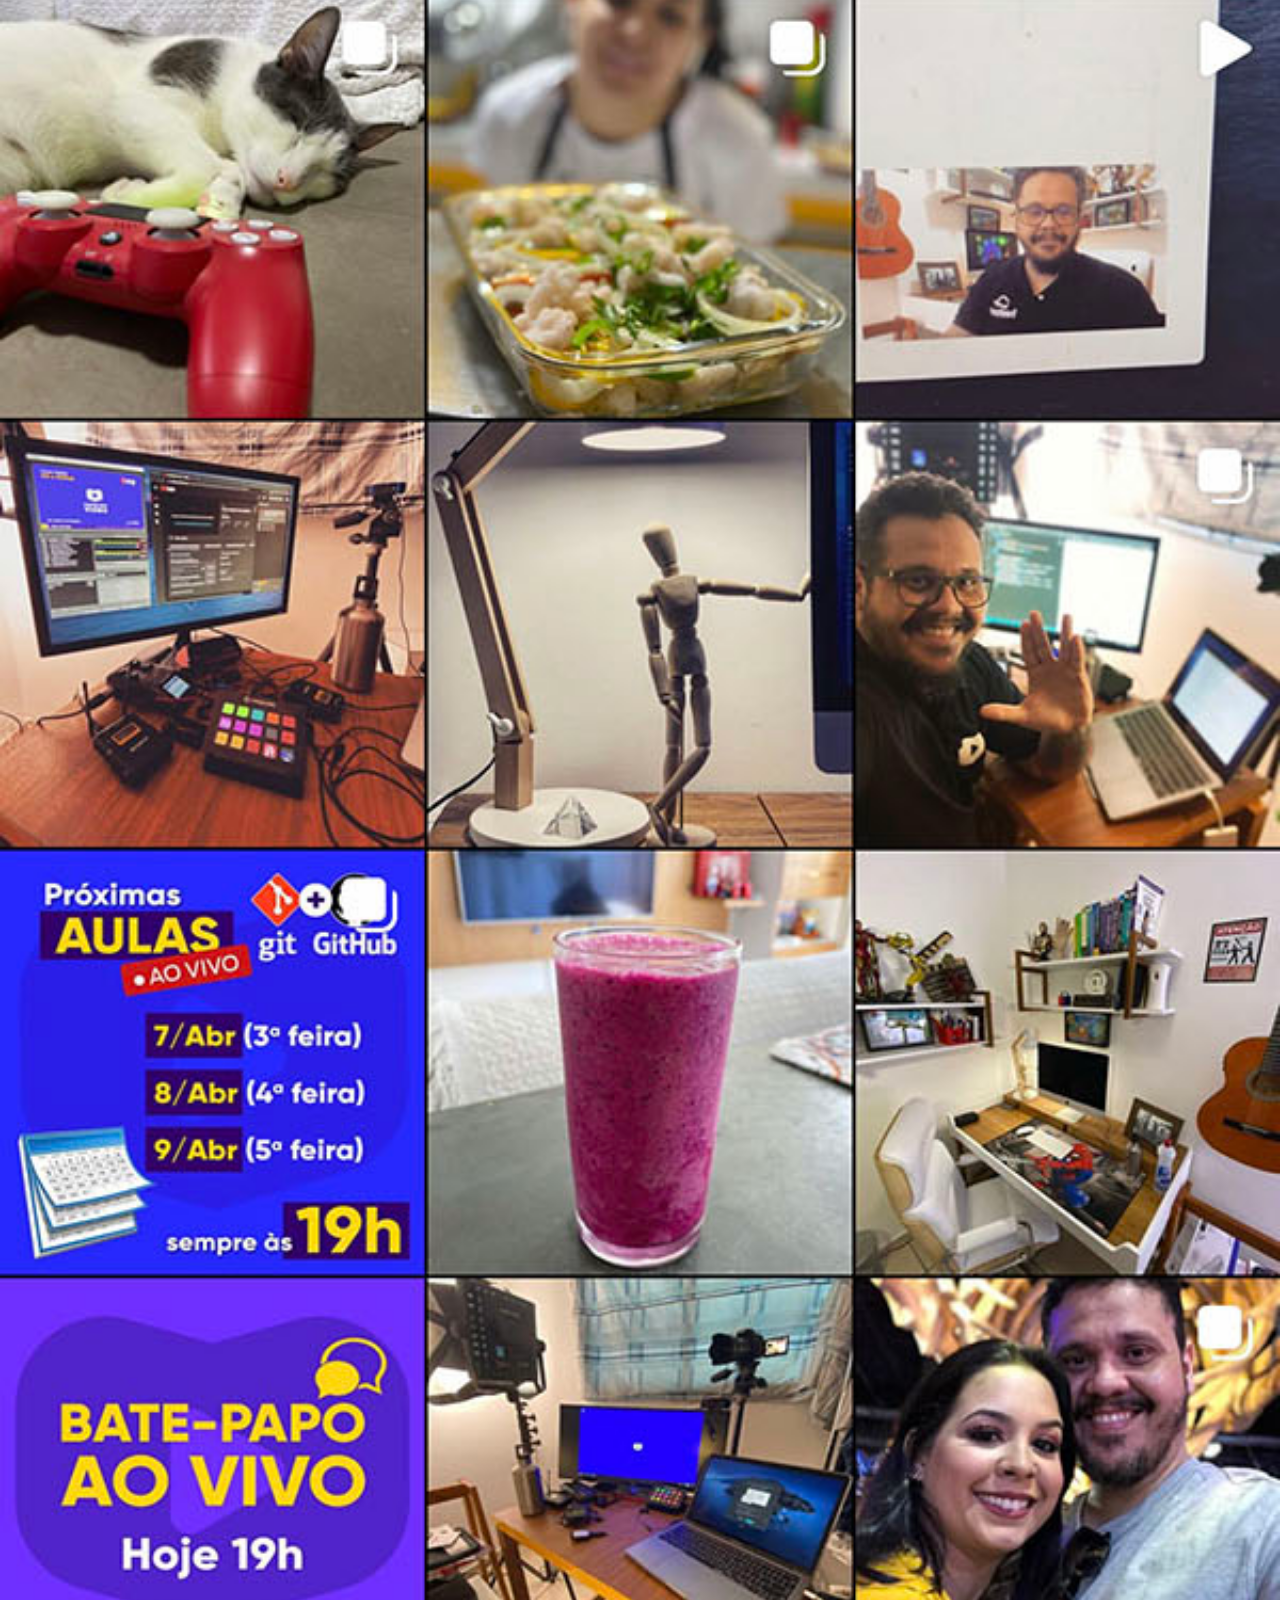
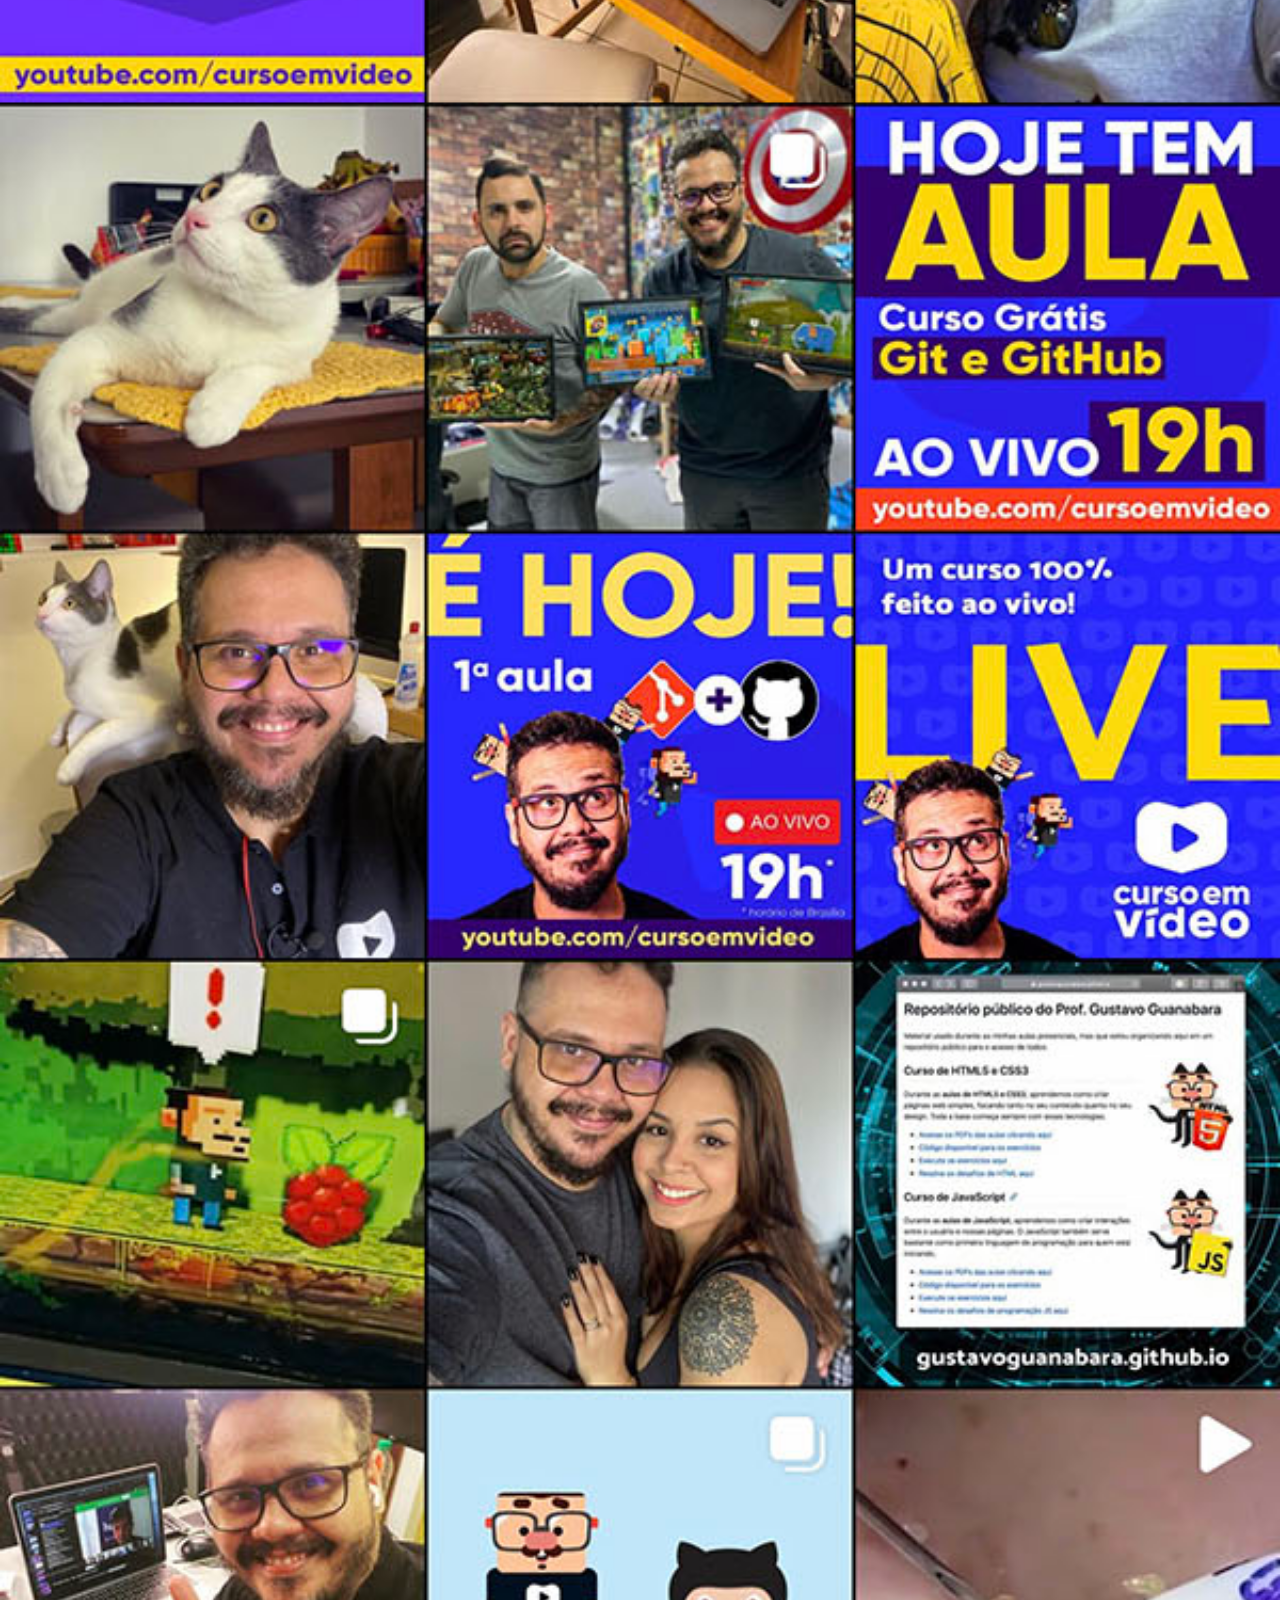
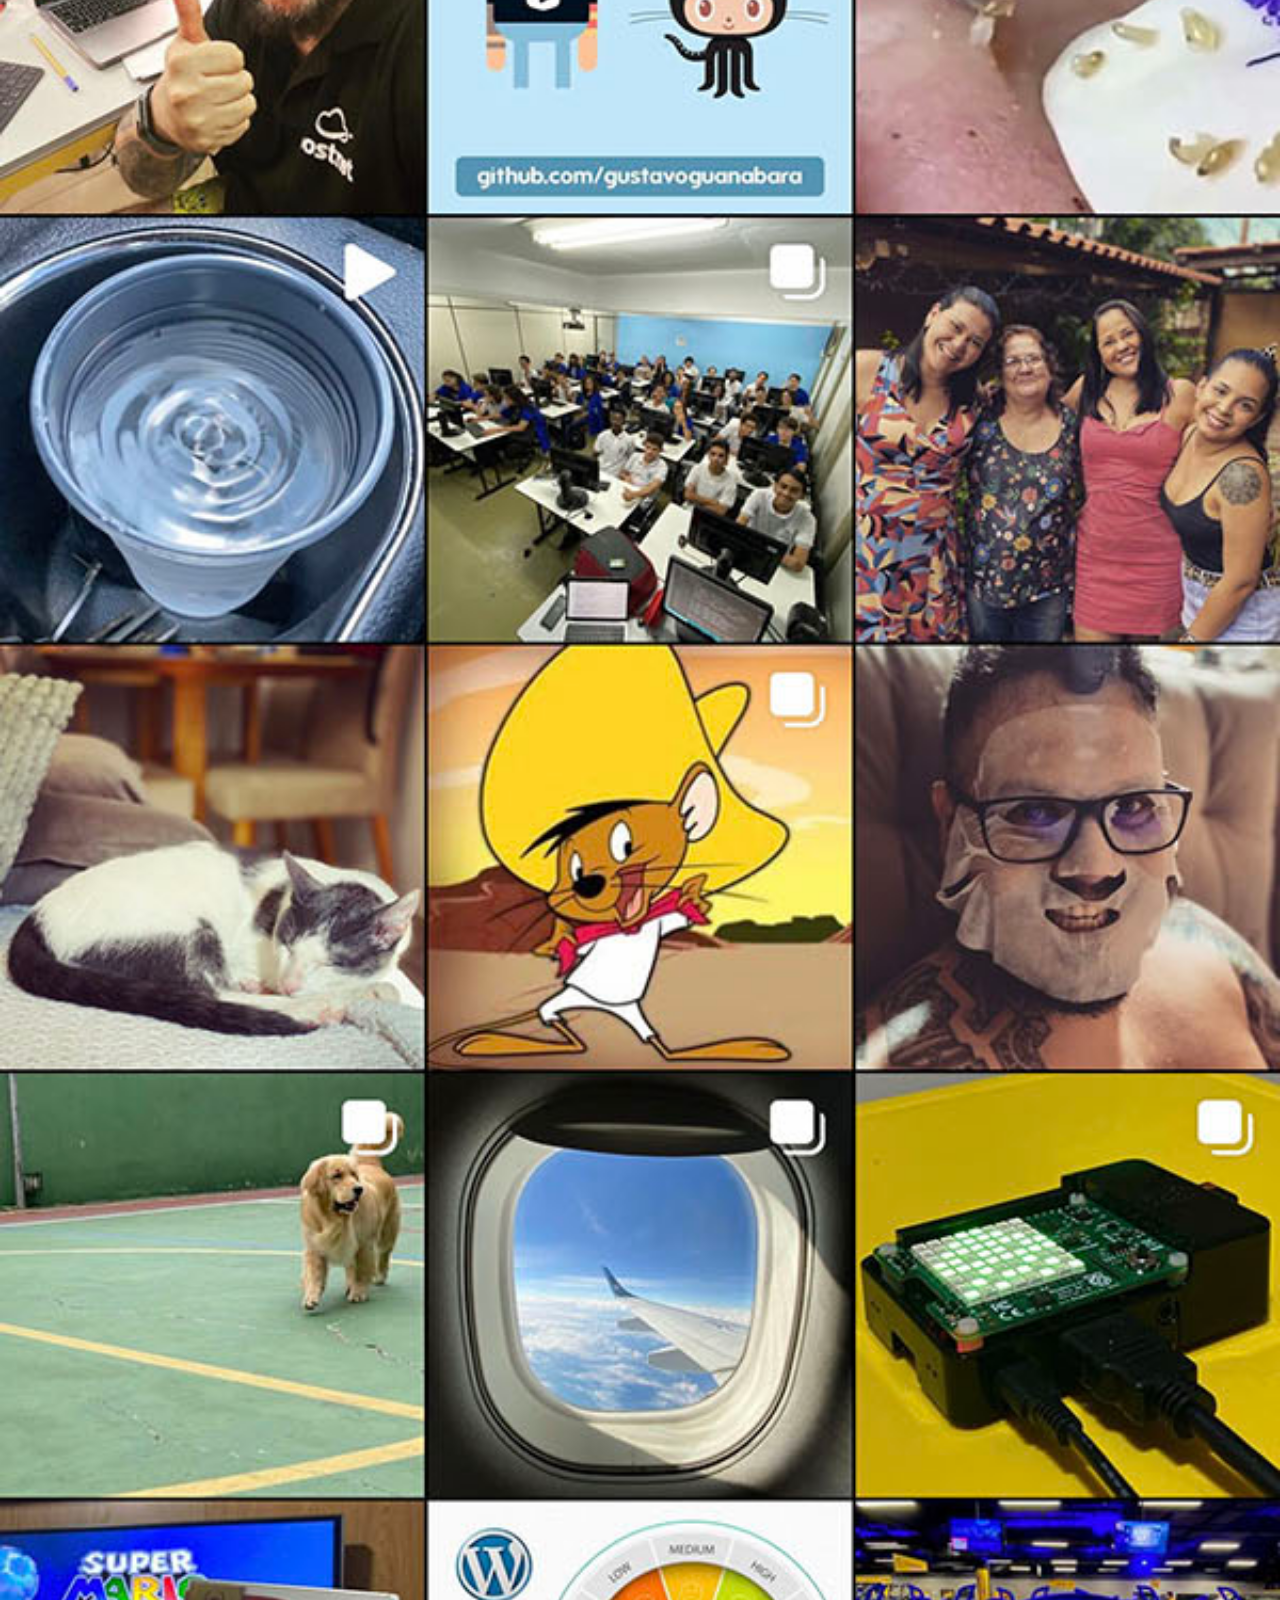
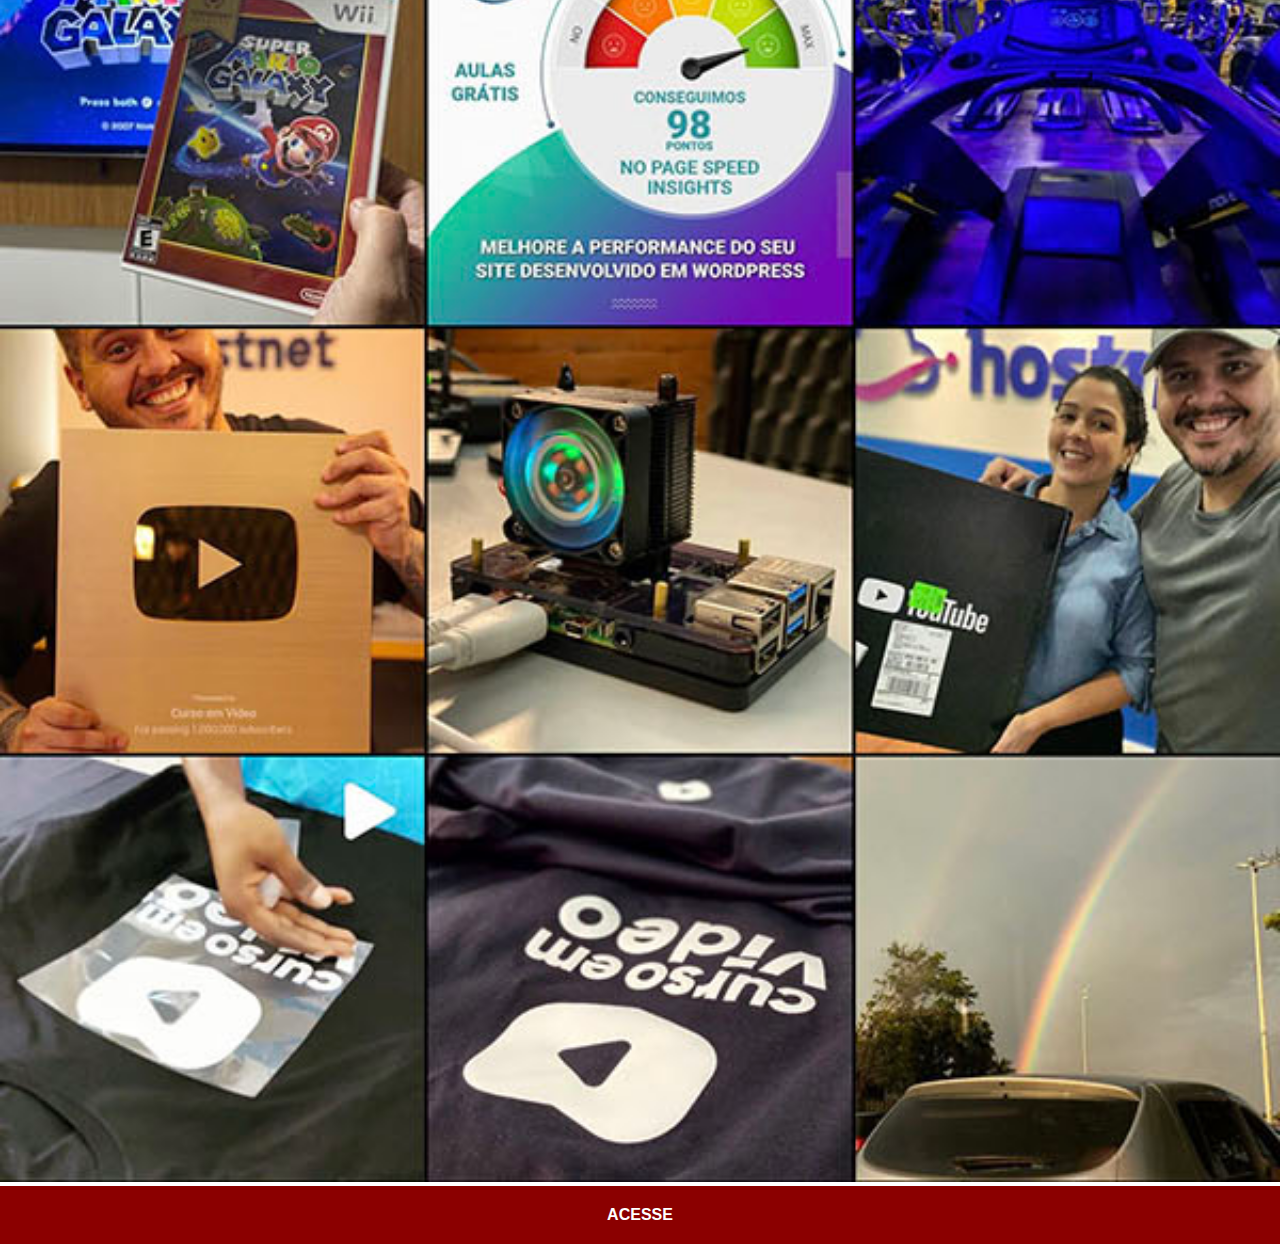
<file: instagram.html>
<!DOCTYPE html>
<html lang="pt-br">
<head>
    <meta charset="UTF-8">
    <meta name="viewport" content="width=device-width, initial-scale=1.0">
    <title>Instagram</title>
    <link rel="stylesheet" href="estilos/social.css">
</head>
<body>
    <img src="imagens/tela-instagram.jpg" alt="Instagram">
    <a href="https://www.instagram.com/gustavoguanabara/" target="_blank">ACESSE</a>
</body>
</html>
</file>
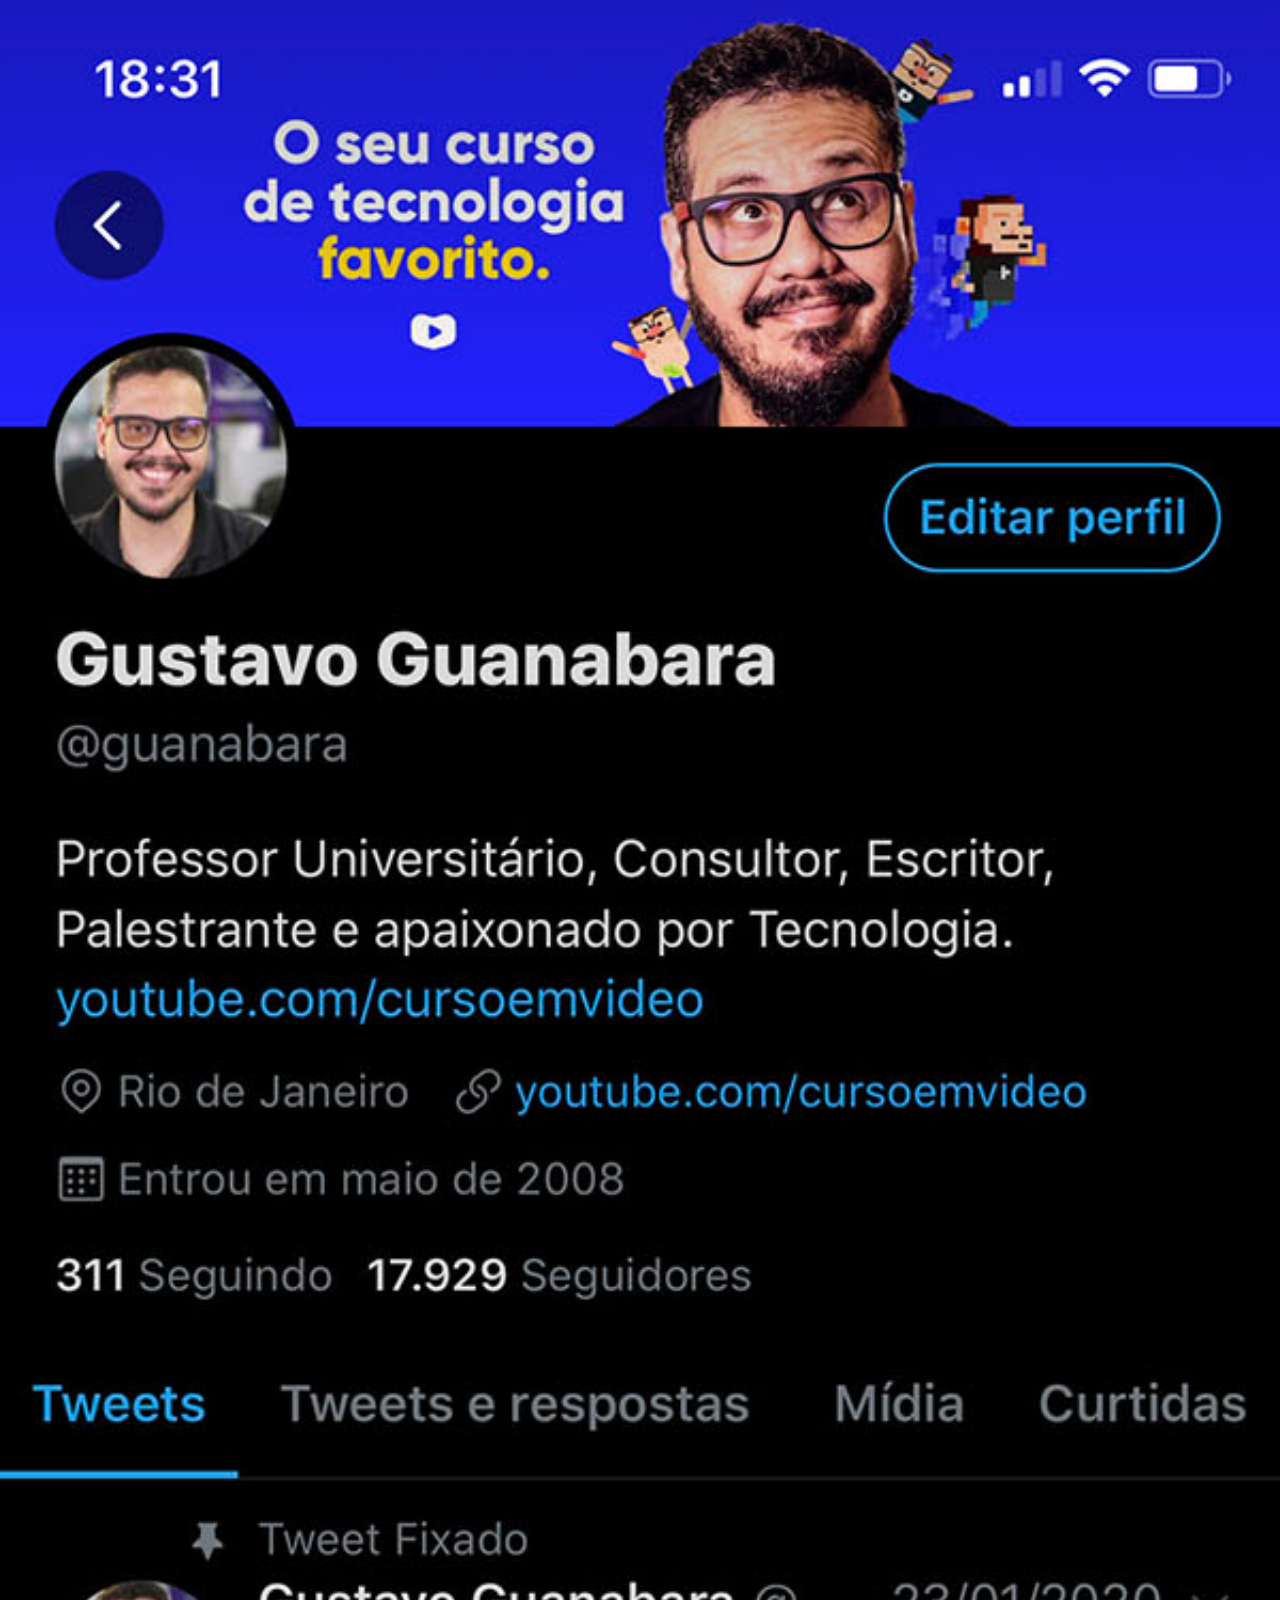
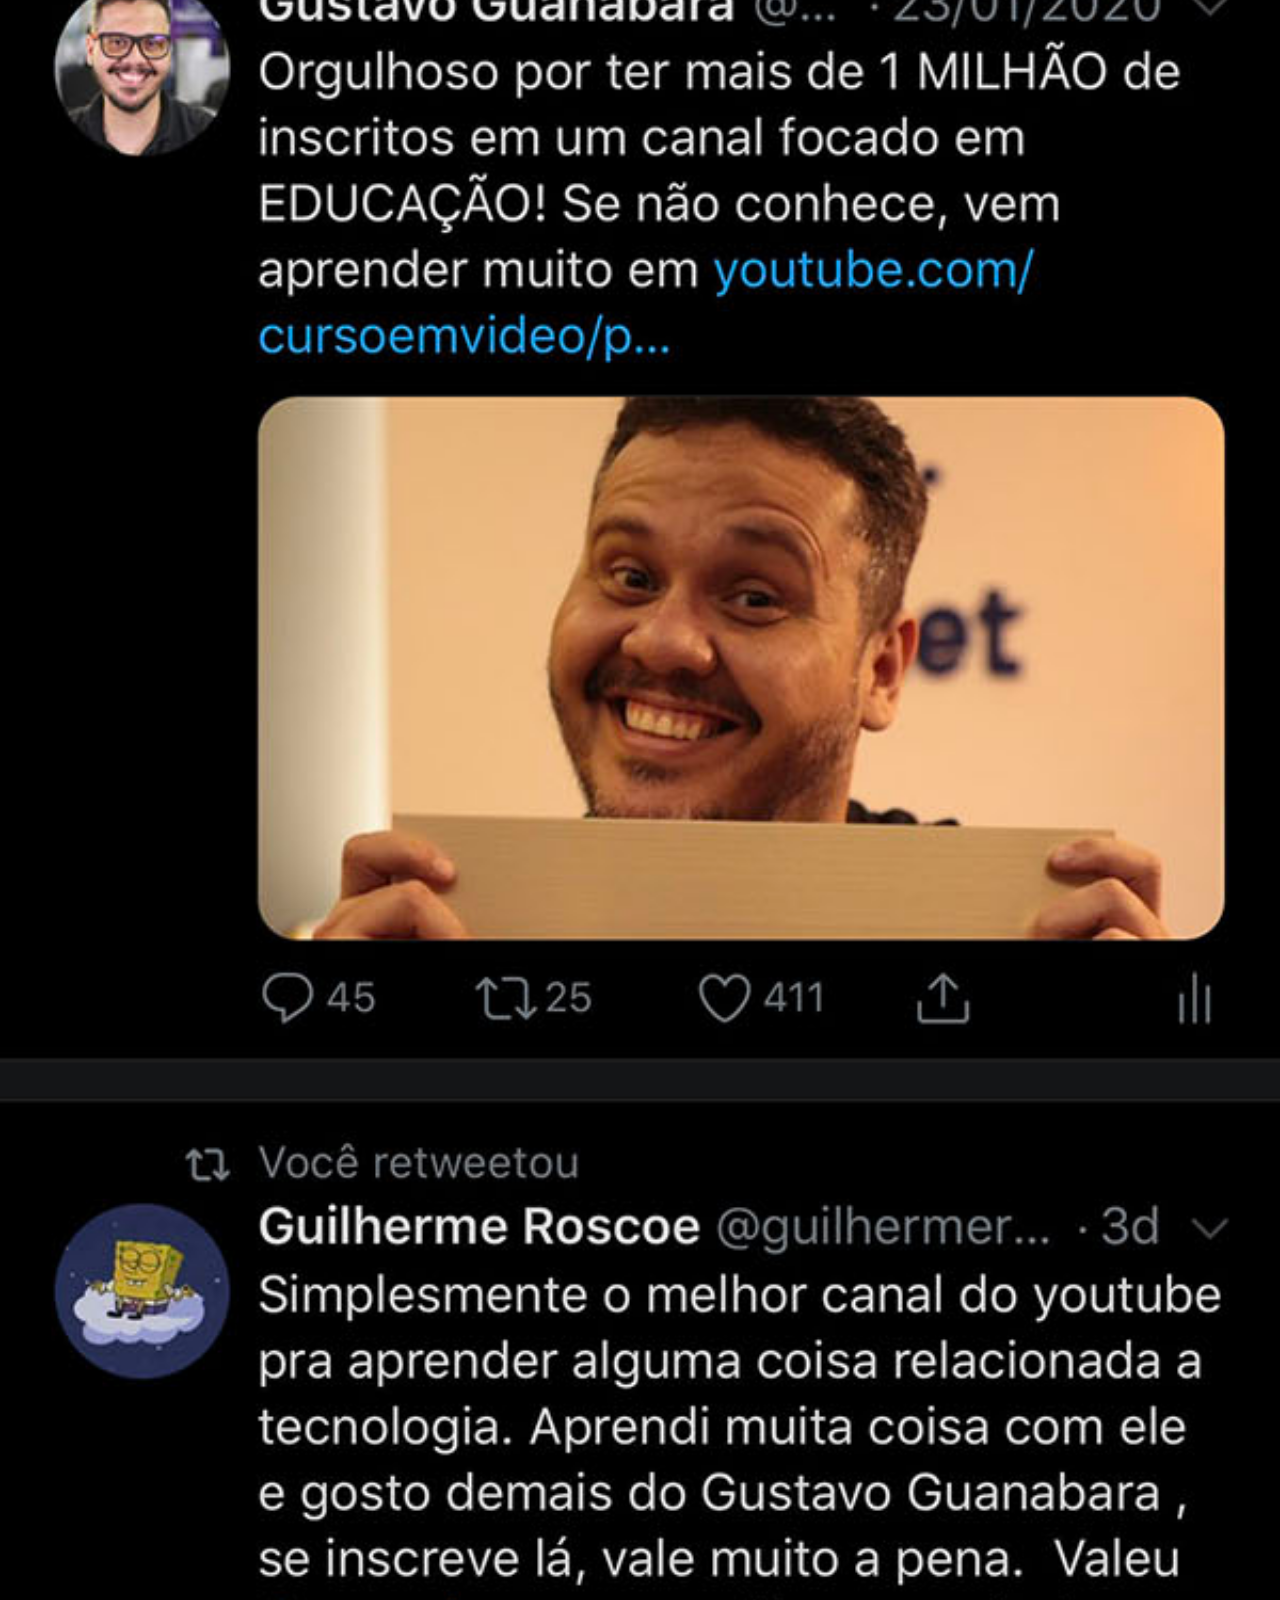
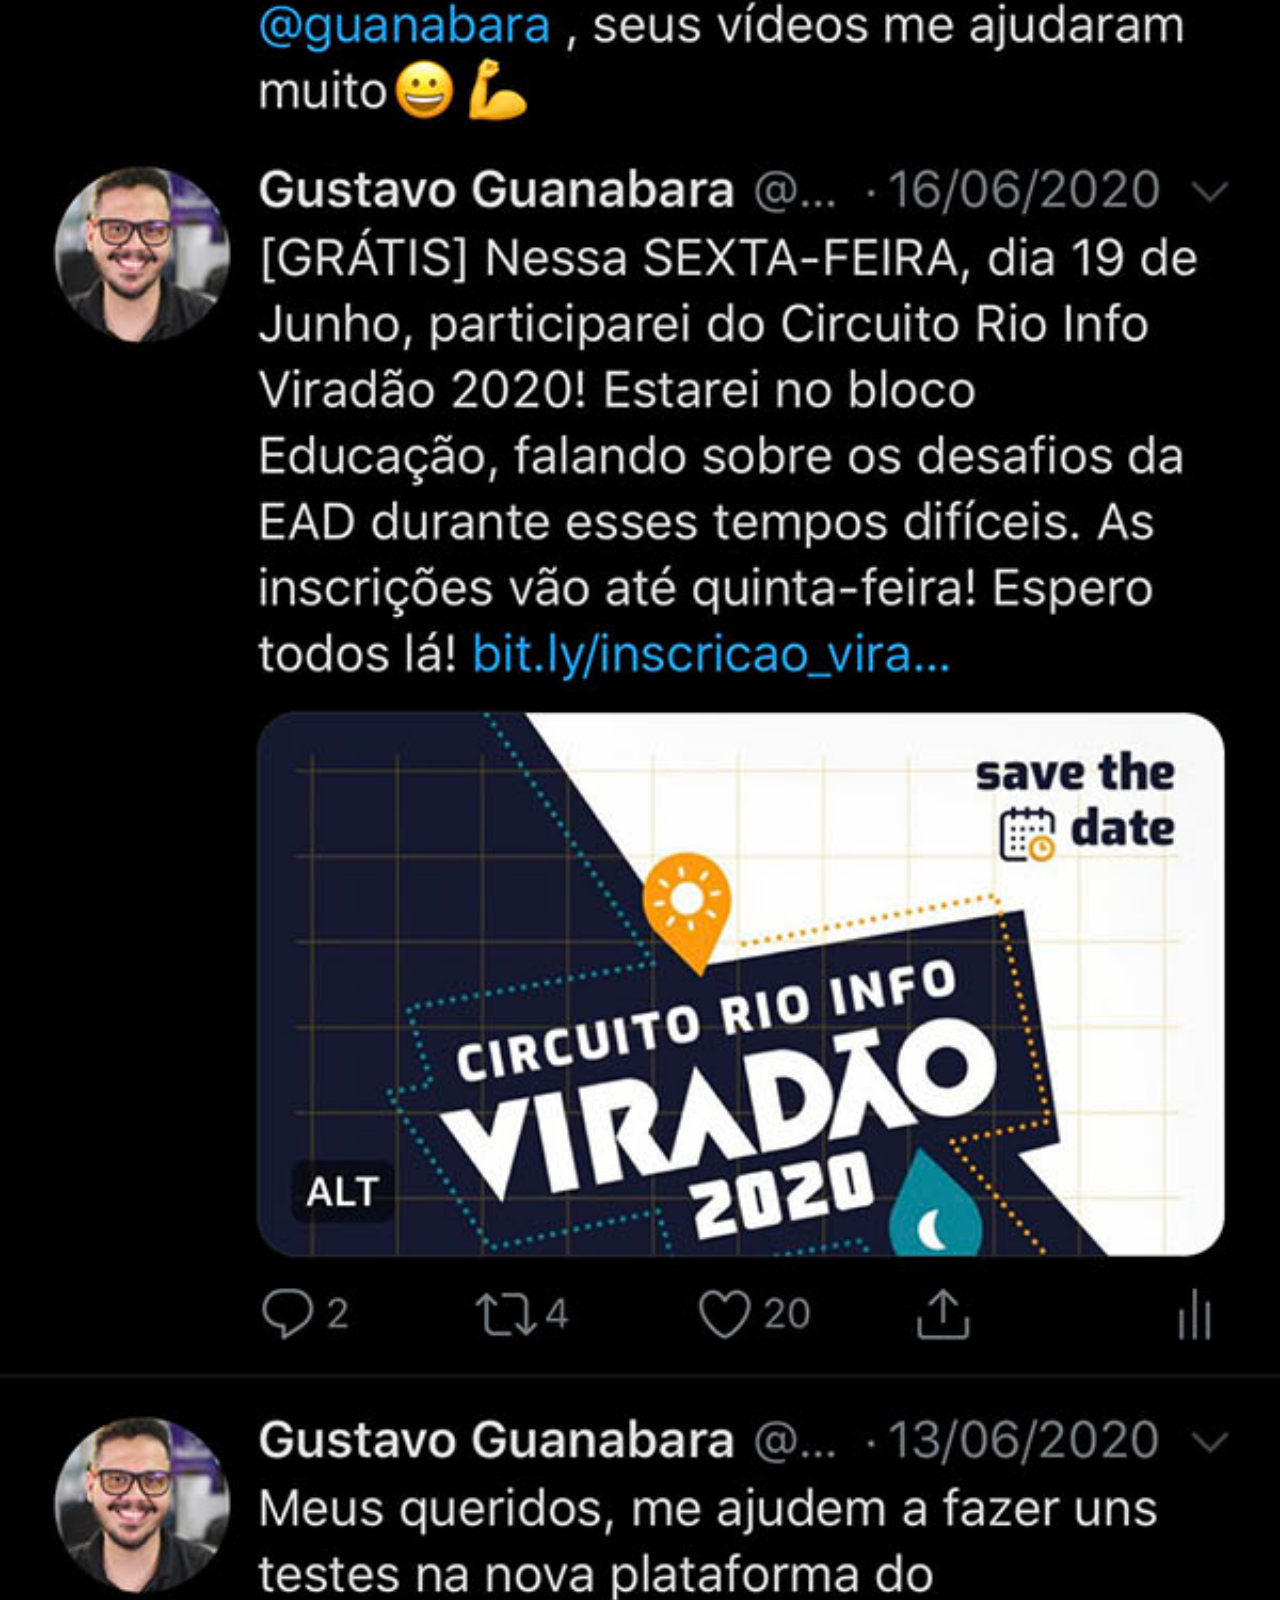
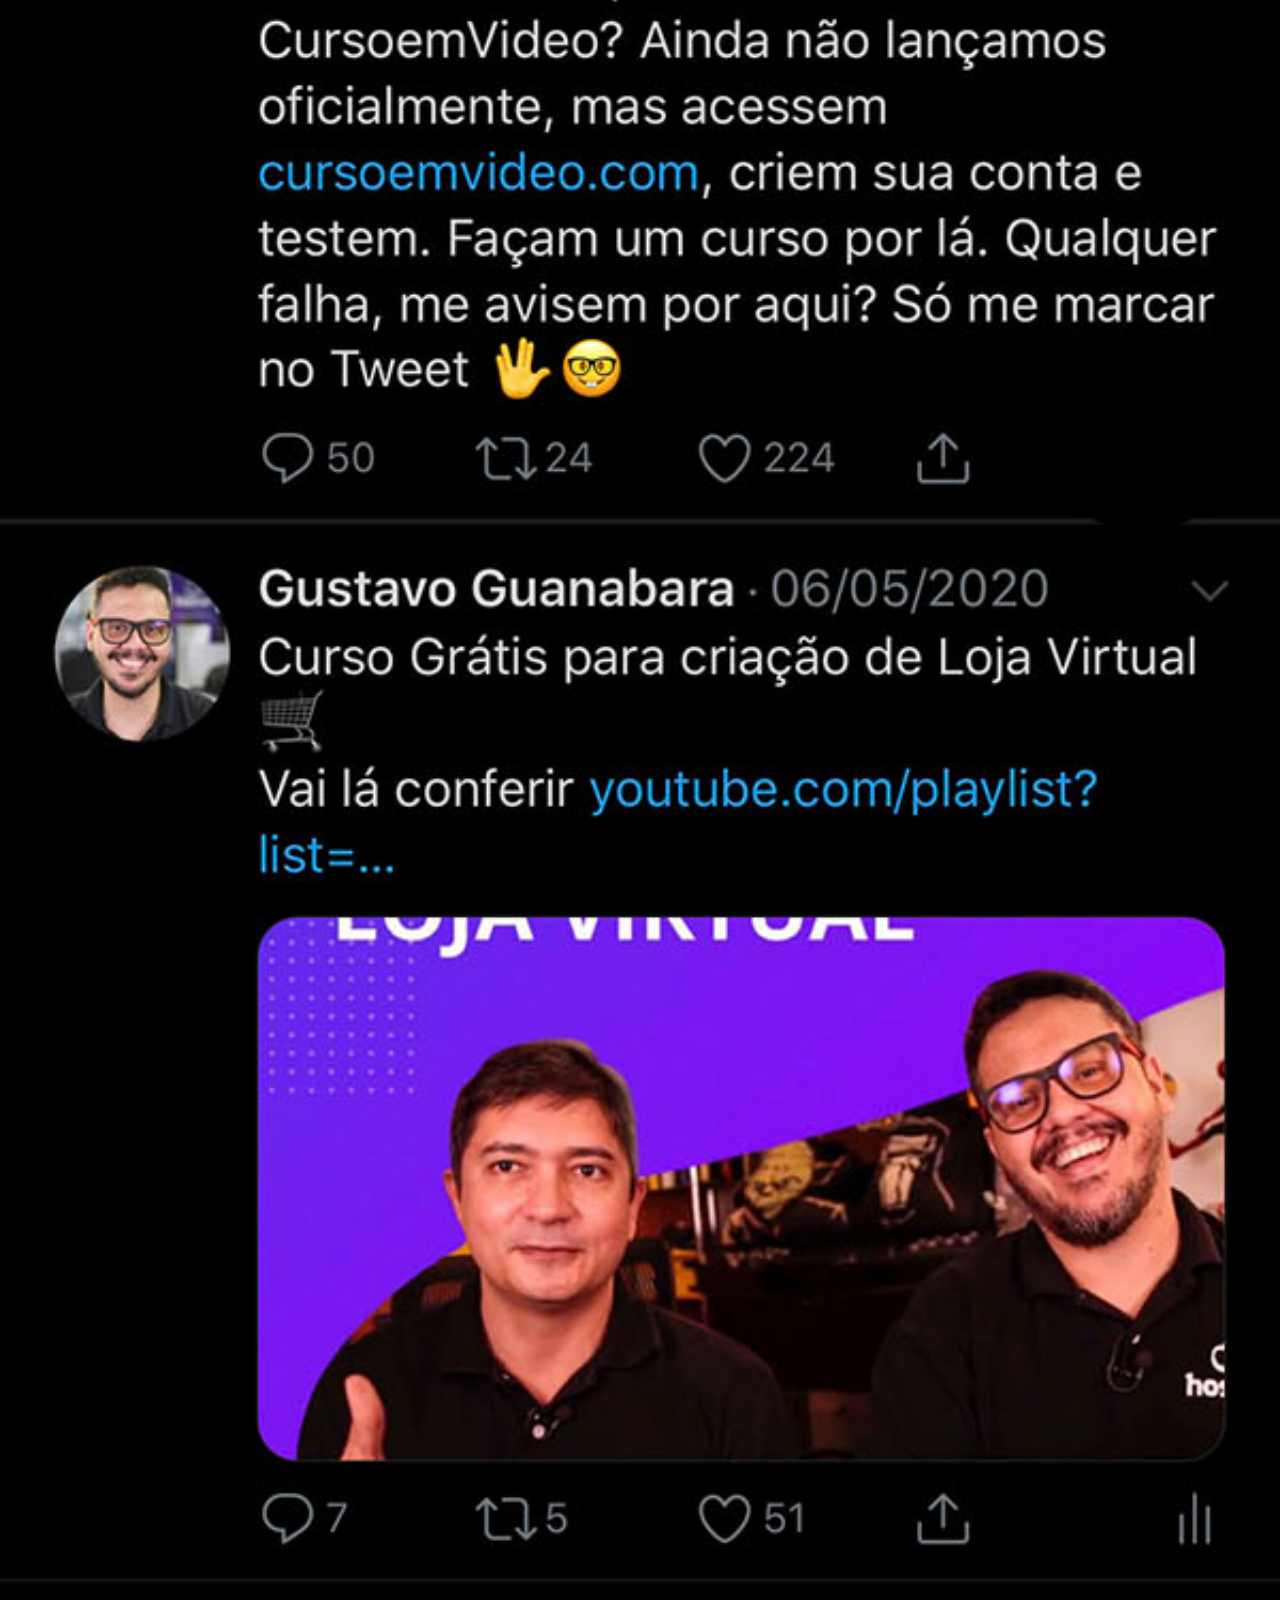
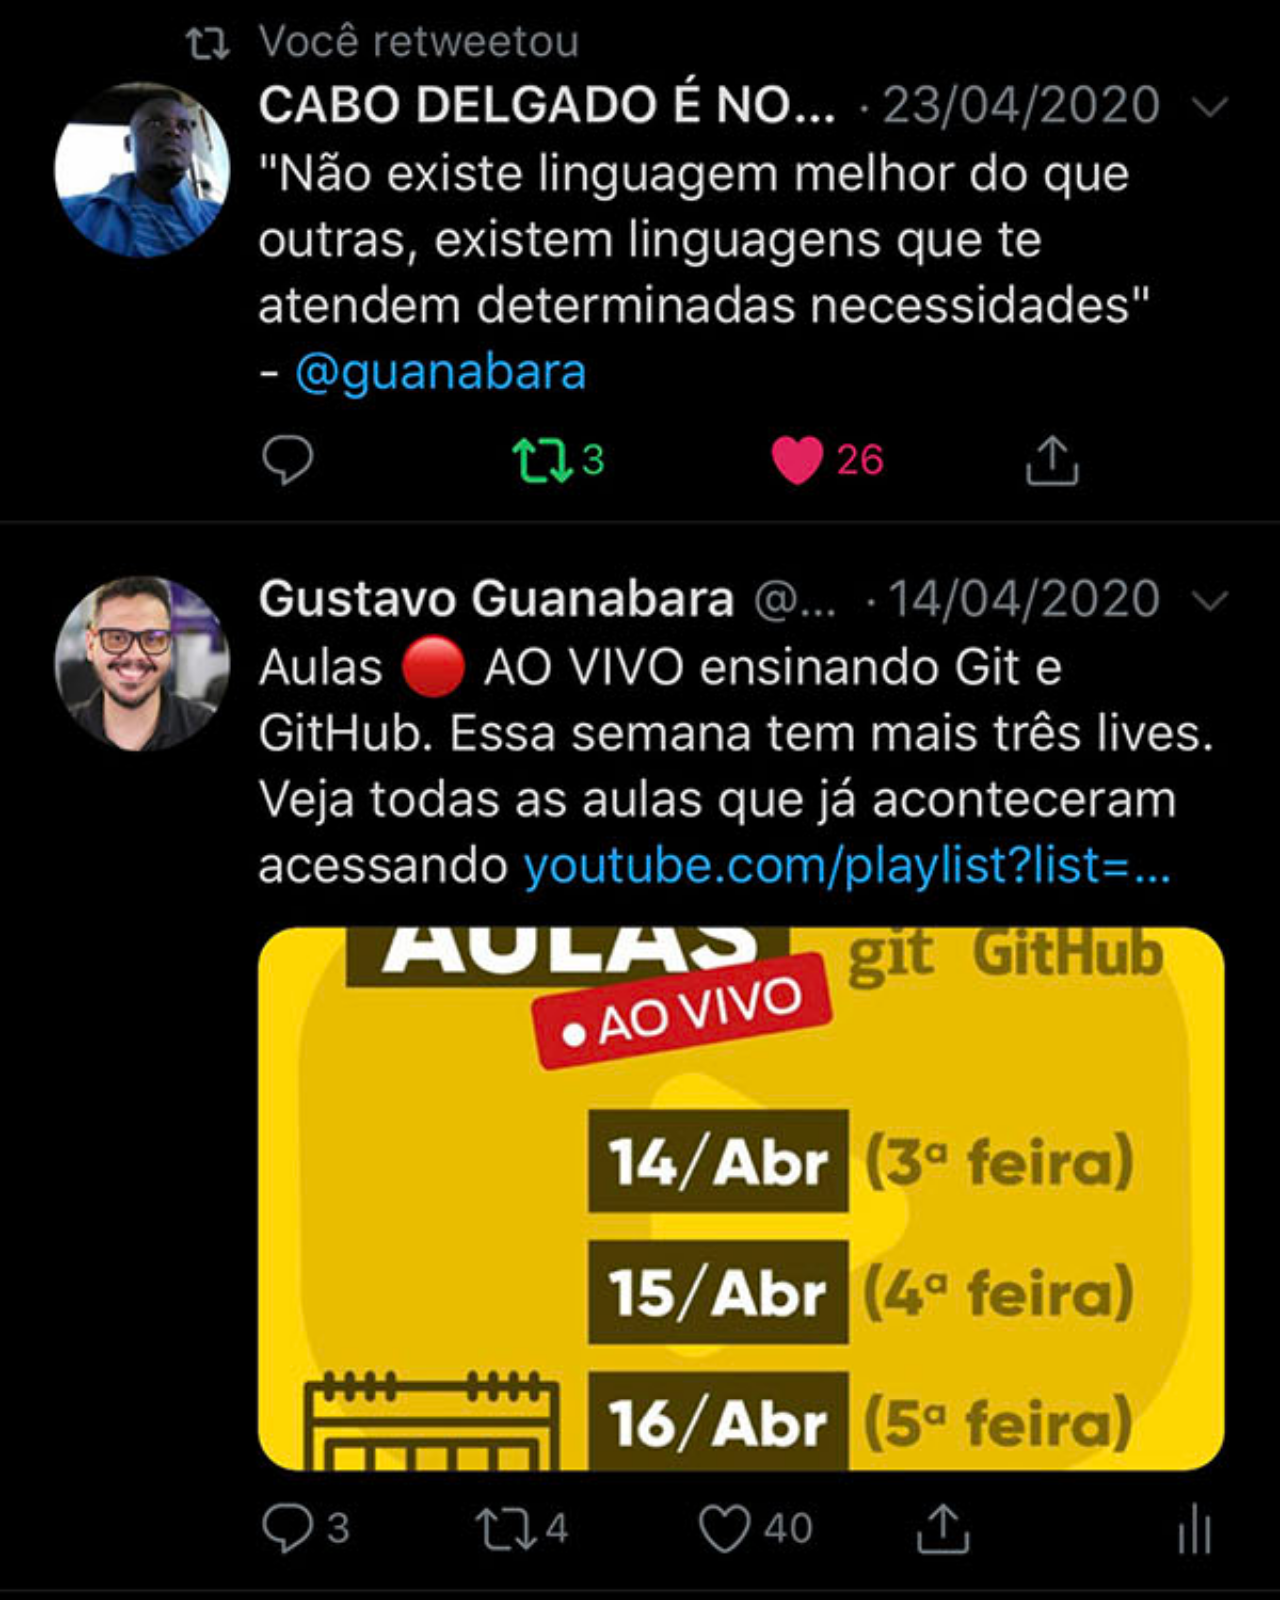
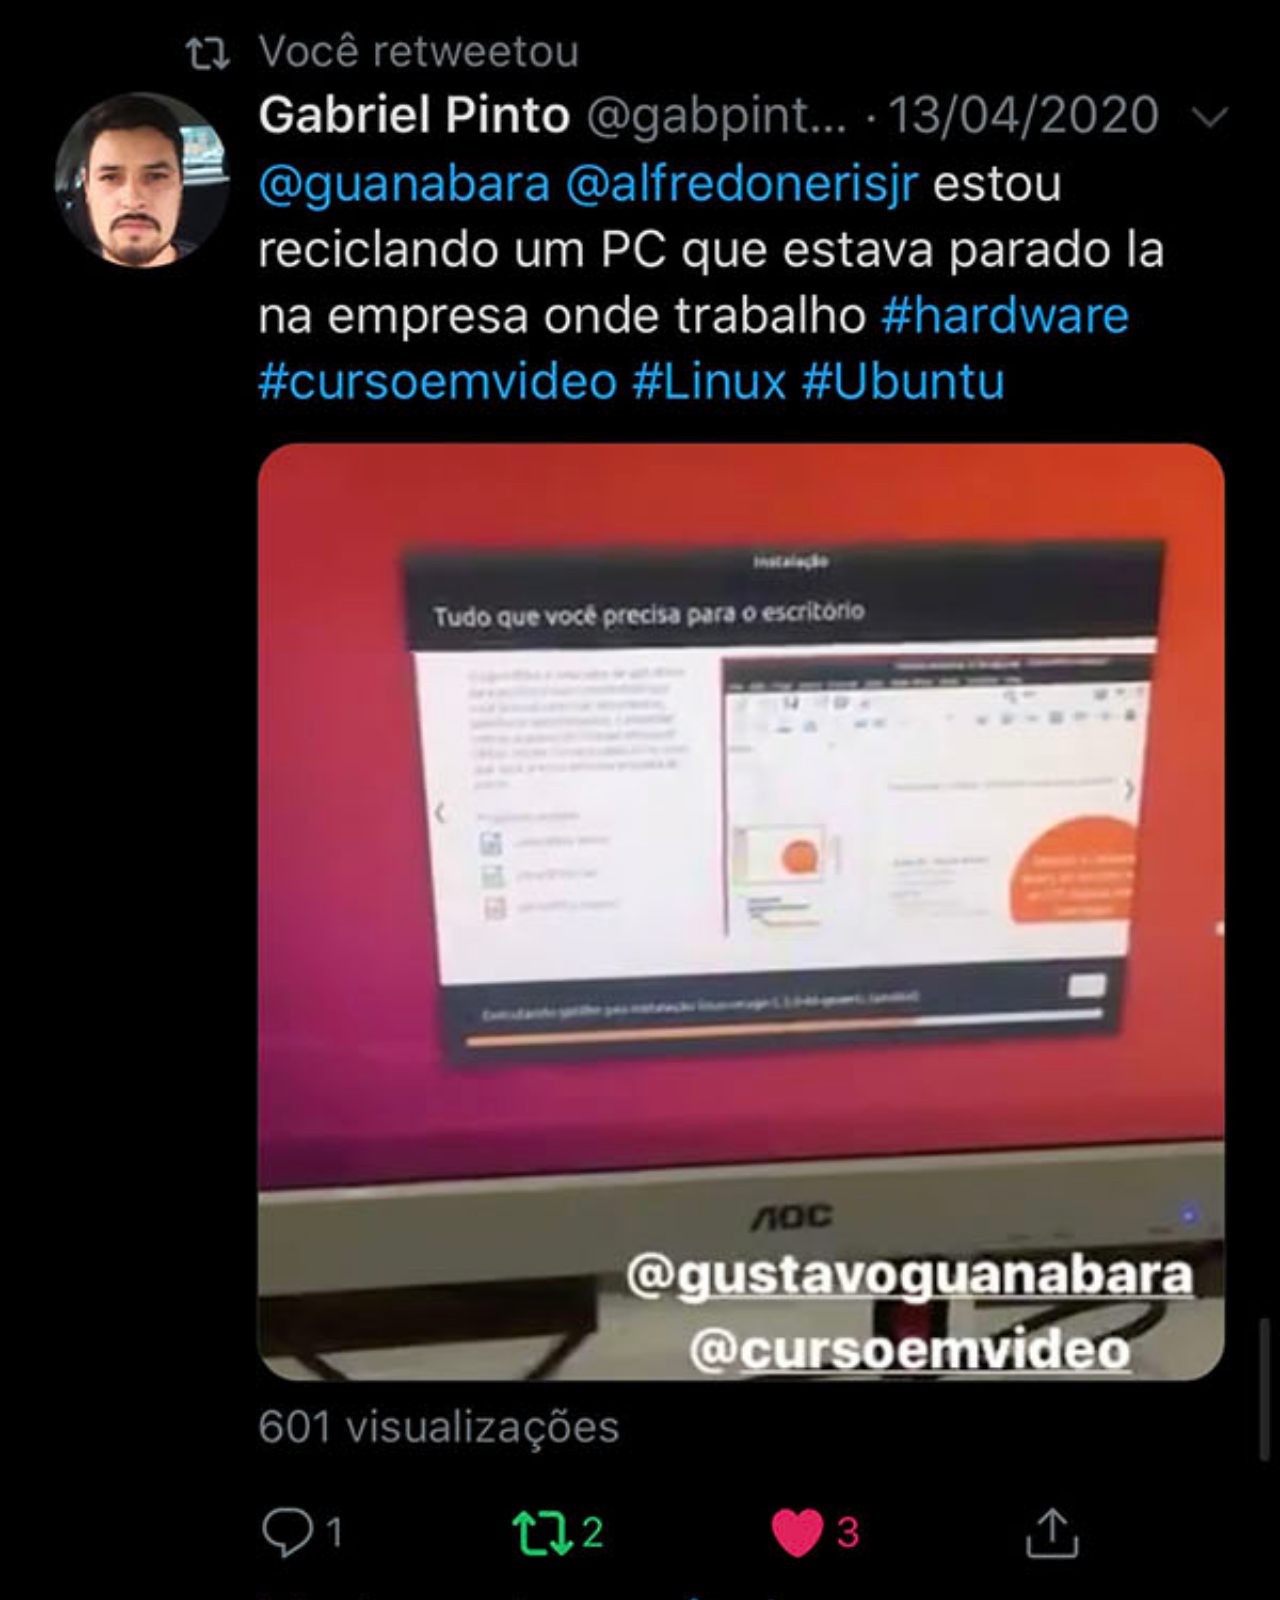
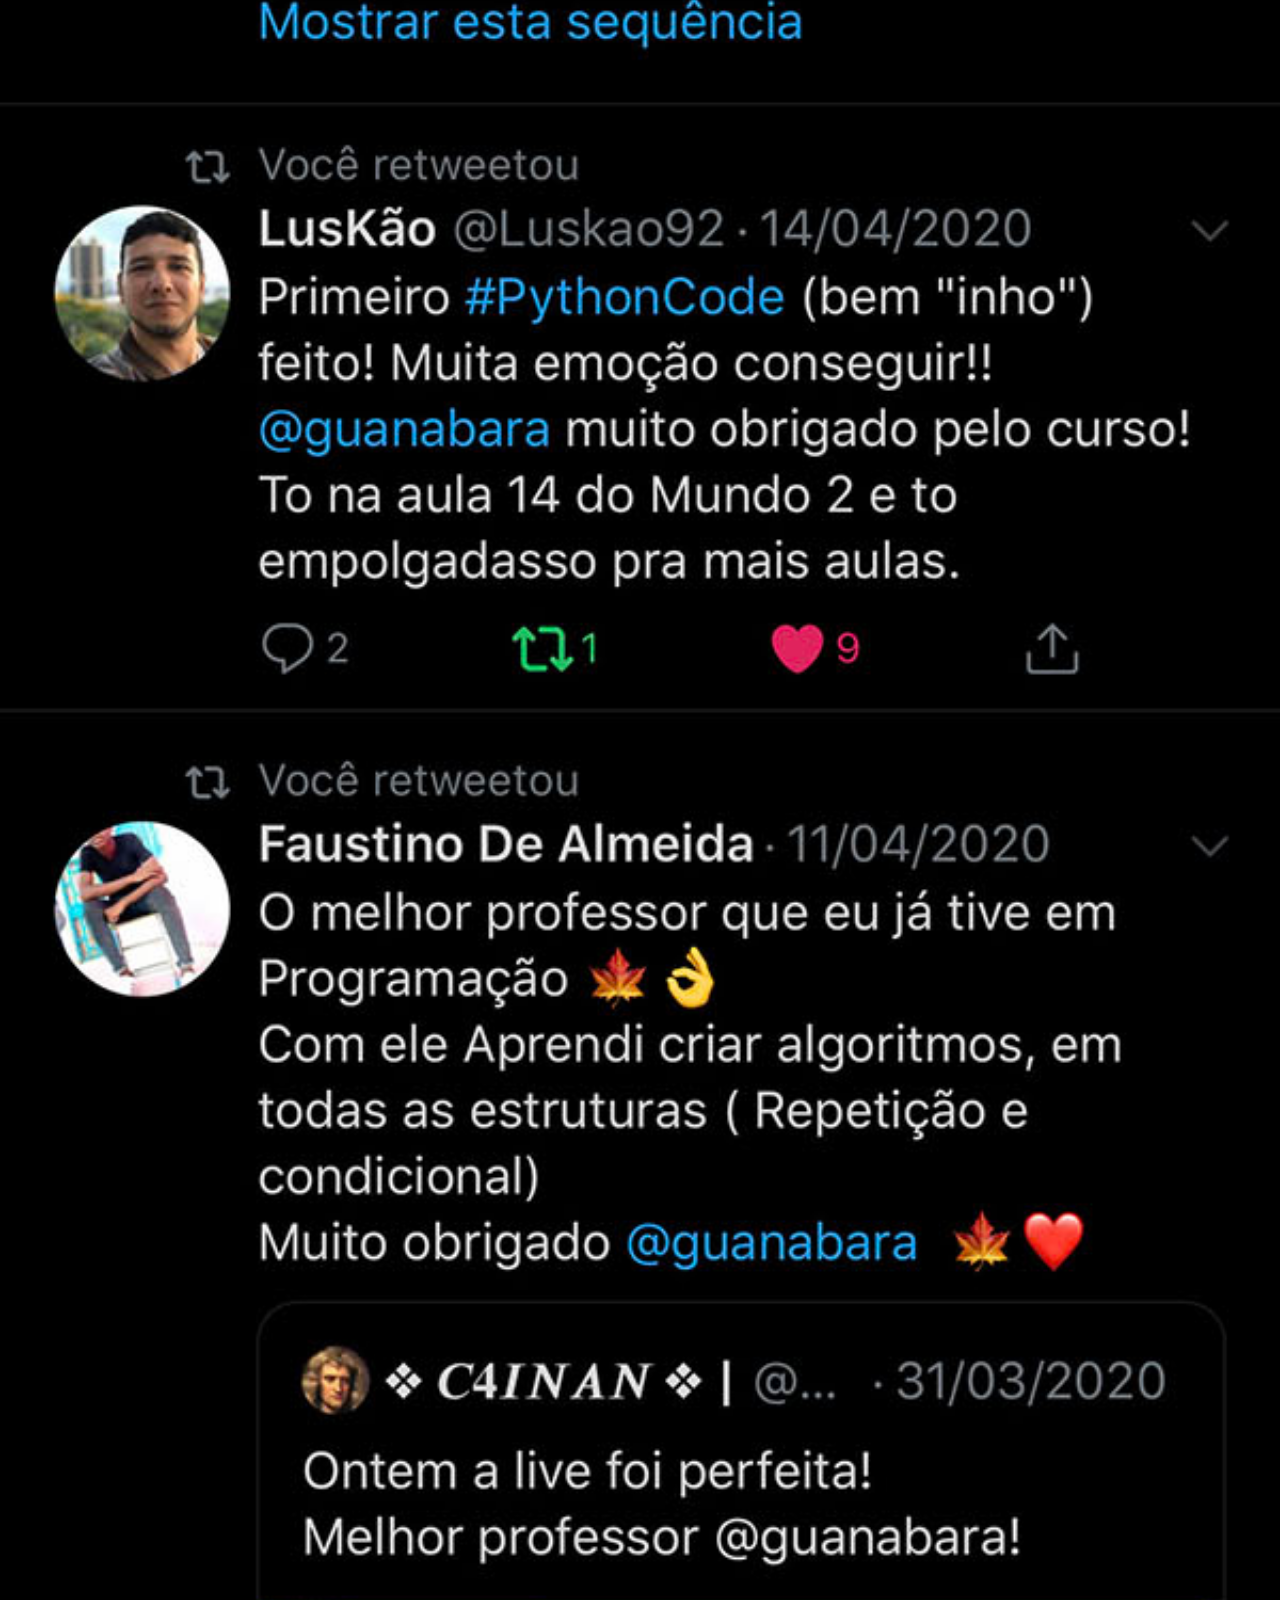
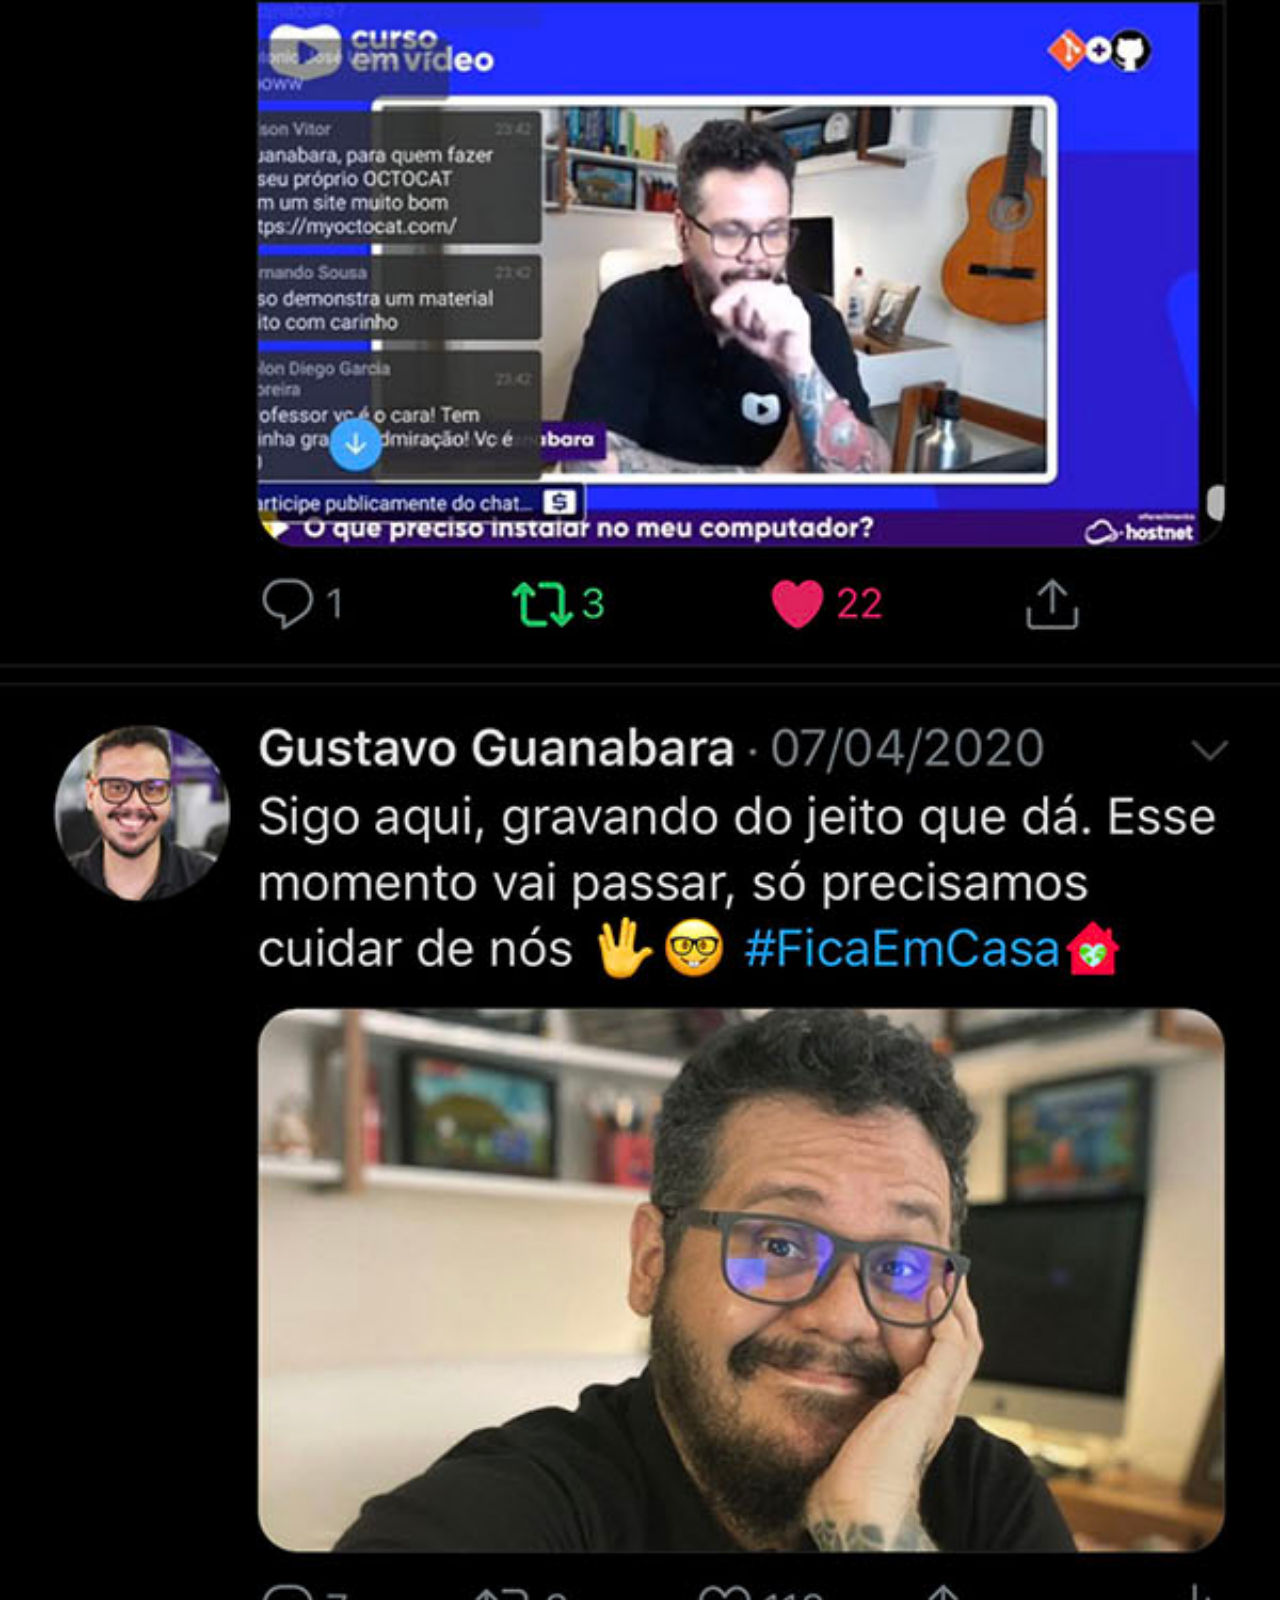
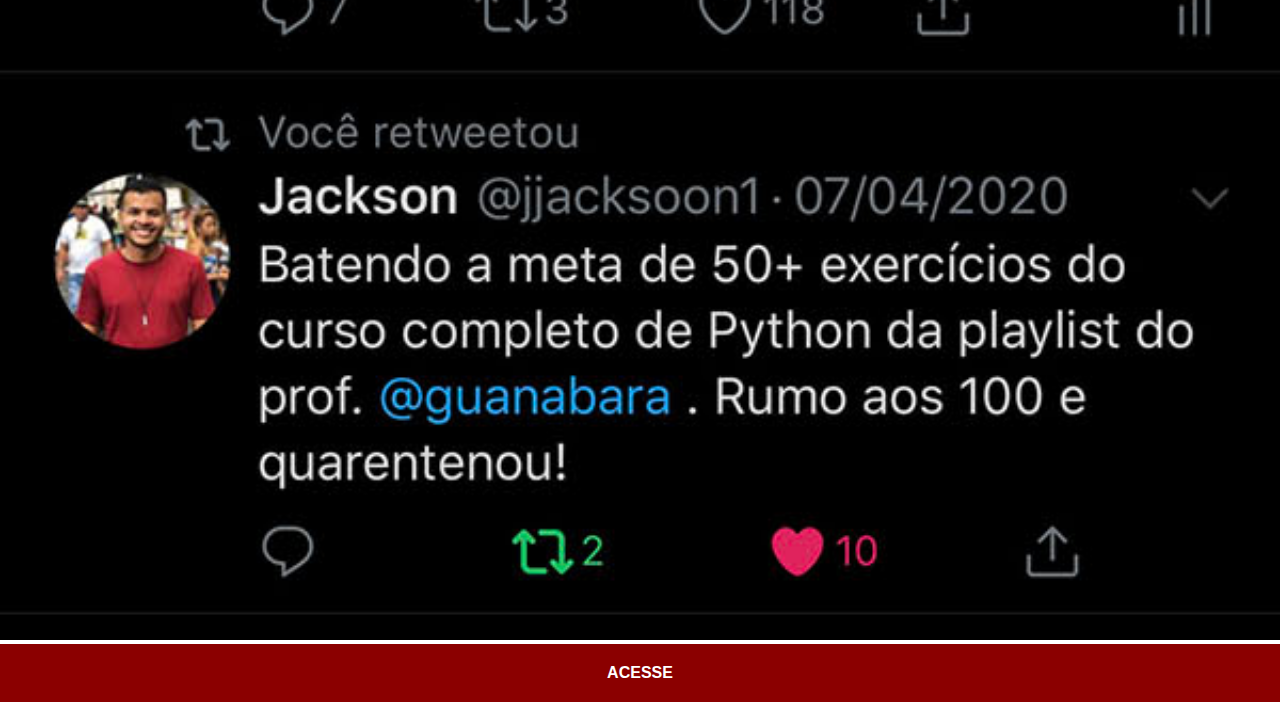
<file: twitter.html>
<!DOCTYPE html>
<html lang="pt-br">
<head>
    <meta charset="UTF-8">
    <meta name="viewport" content="width=device-width, initial-scale=1.0">
    <title>Twitter</title>
    <link rel="stylesheet" href="estilos/social.css">
</head>
<body>
    <img src="imagens/tela-twitter.jpg" alt="Twitter">
    <a href="https://www.twitter.com/guanabara/" target="_blank">ACESSE</a>
</body>
</html>
</file>
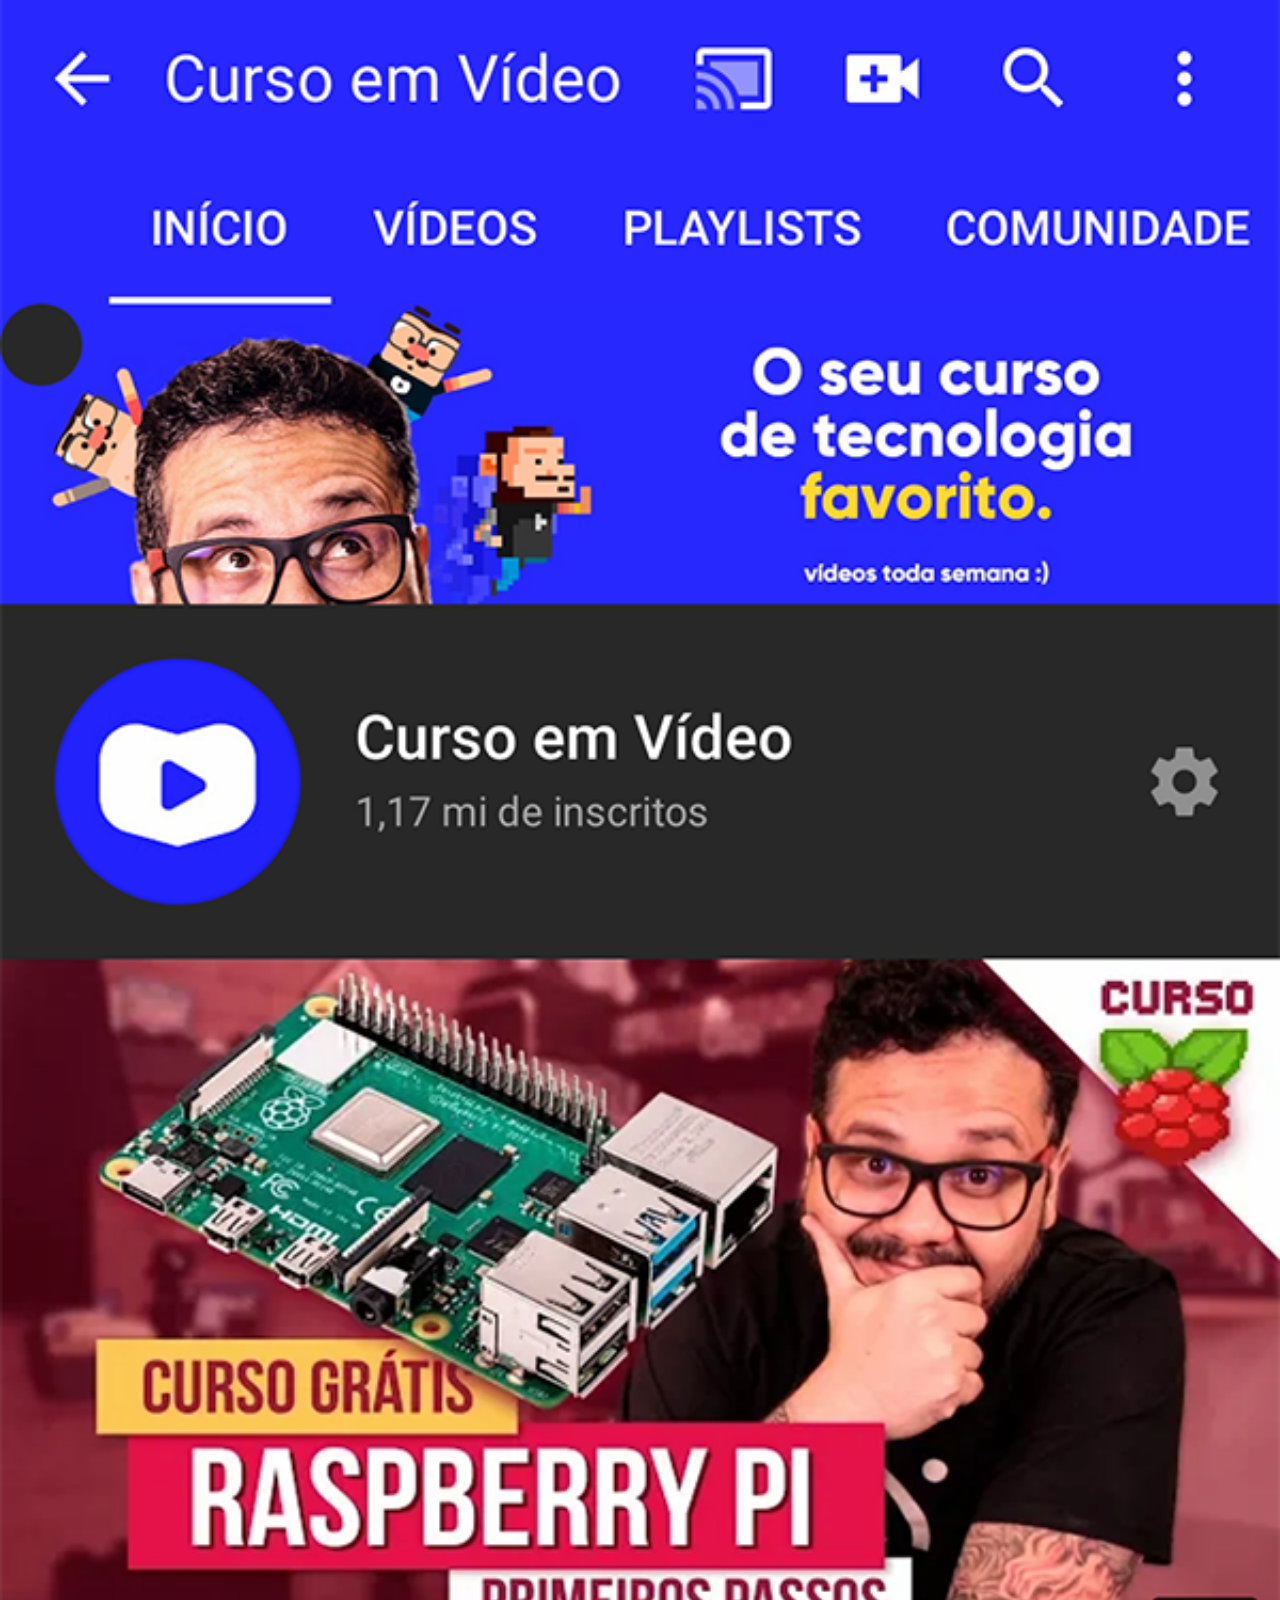
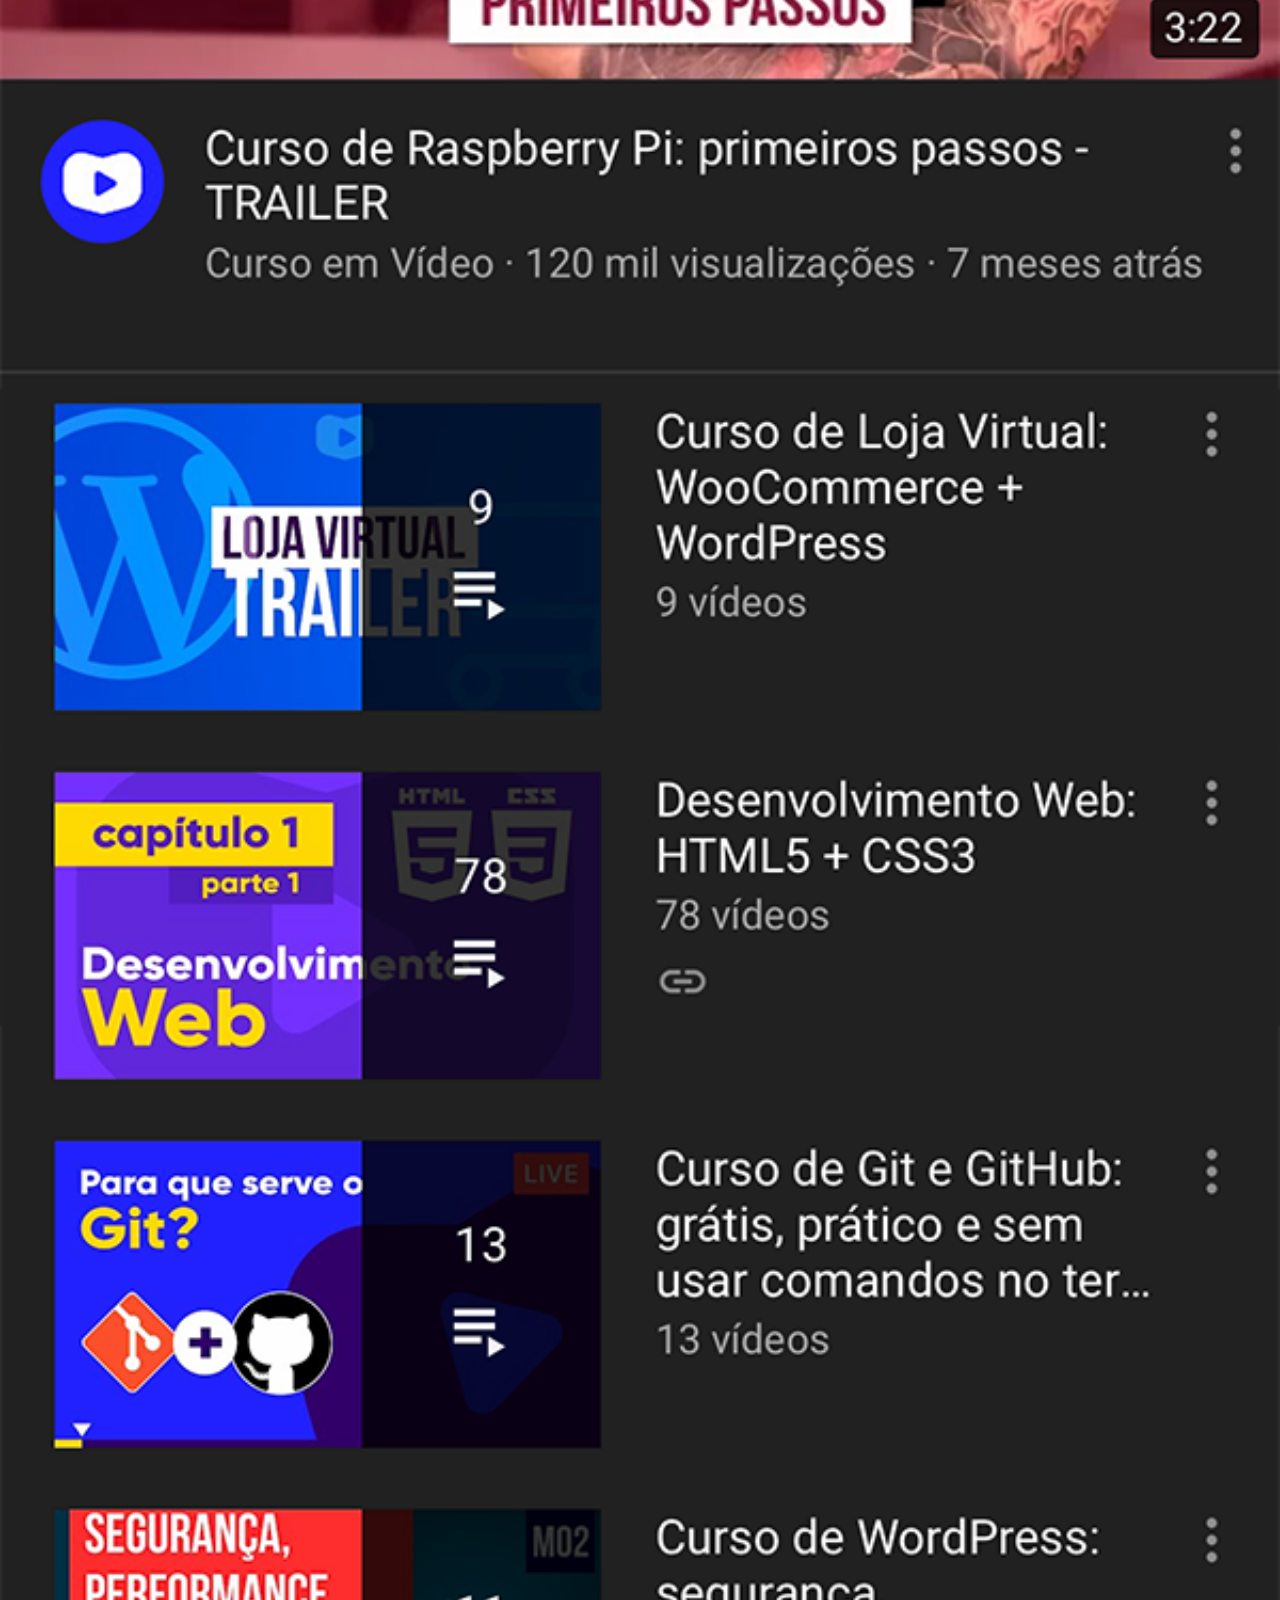
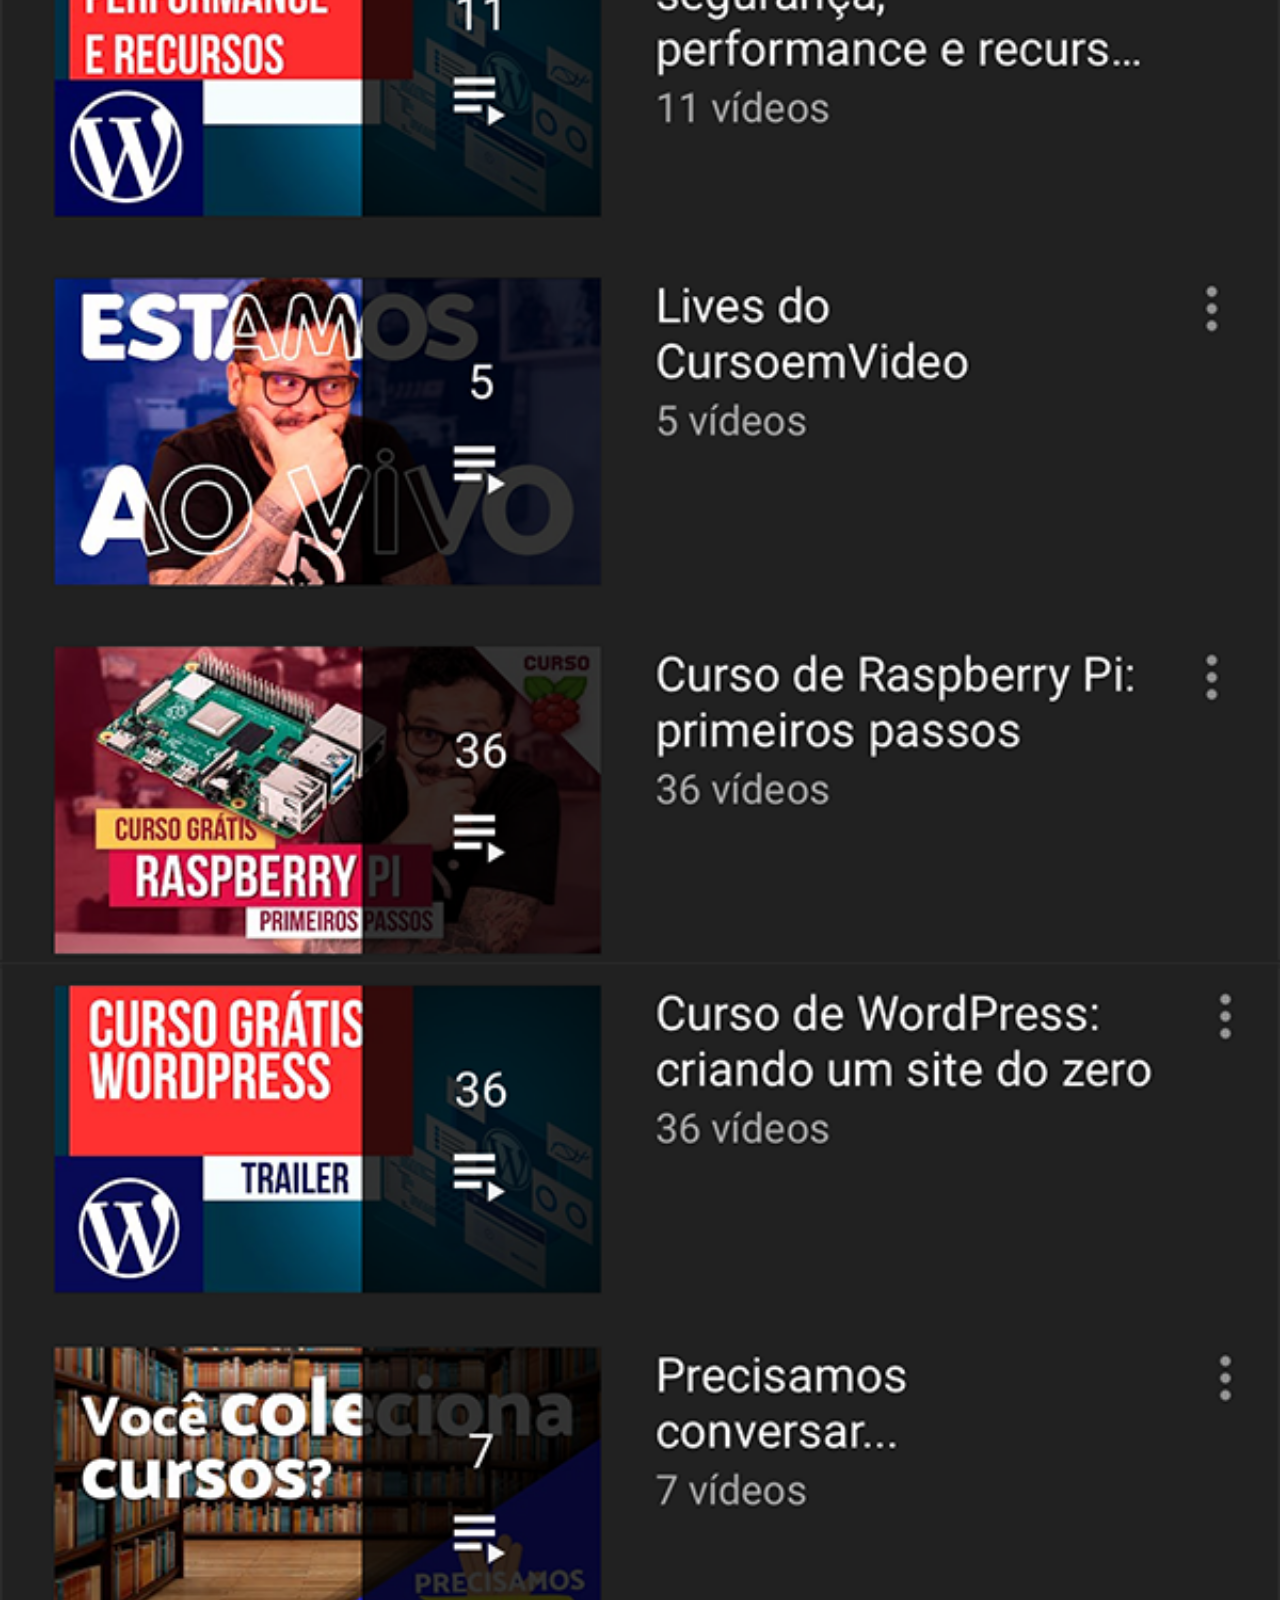
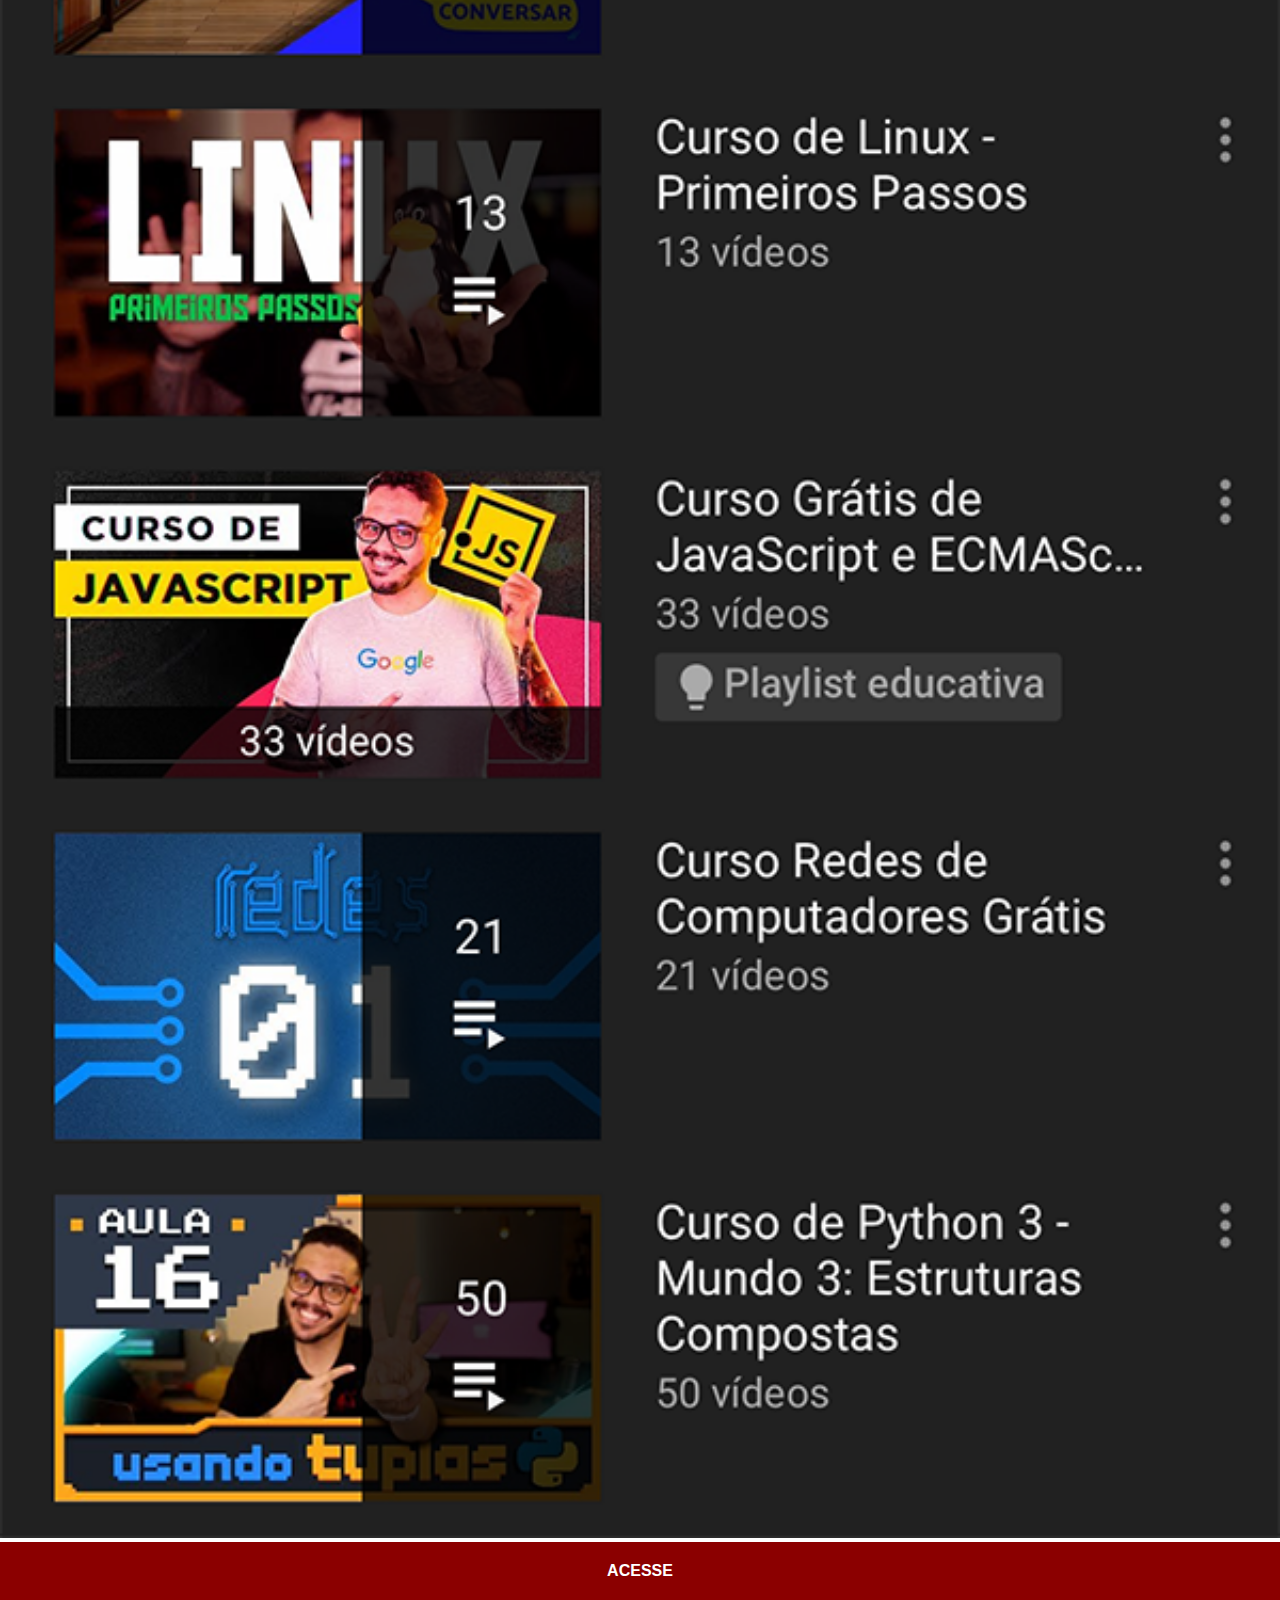
<file: youtube.html>
<!DOCTYPE html>
<html lang="pt-br">
<head>
    <meta charset="UTF-8">
    <meta name="viewport" content="width=device-width, initial-scale=1.0">
    <title>Tela Youtube</title>
    <link rel="stylesheet" href="estilos/social.css">
</head>
<body>
    <img src="imagens/tela-youtube.png" alt="YouTube">
    <a href="https://www.youtube.com/c/CursoemV%C3%ADdeo/playlists" target="_blank">ACESSE</a>
</body>
</html>
</file>
<file: estilos/social.css>
@charset "UTF8";

*{
    margin: 0px;
    padding: 0px;
    font-family: Arial, Helvetica, sans-serif;
 }
::-webkit-scrollbar{
    width: 0px;
    height: 0px;
}
img{
    width: 100vw;
}
a{
    display: block;
    background-color: darkred;
    color: white;
    padding: 20px;
    text-align: center;
    font-weight: bolder;
    text-decoration: none;
}
a:hover{
    background-color: red;
}
</file>
